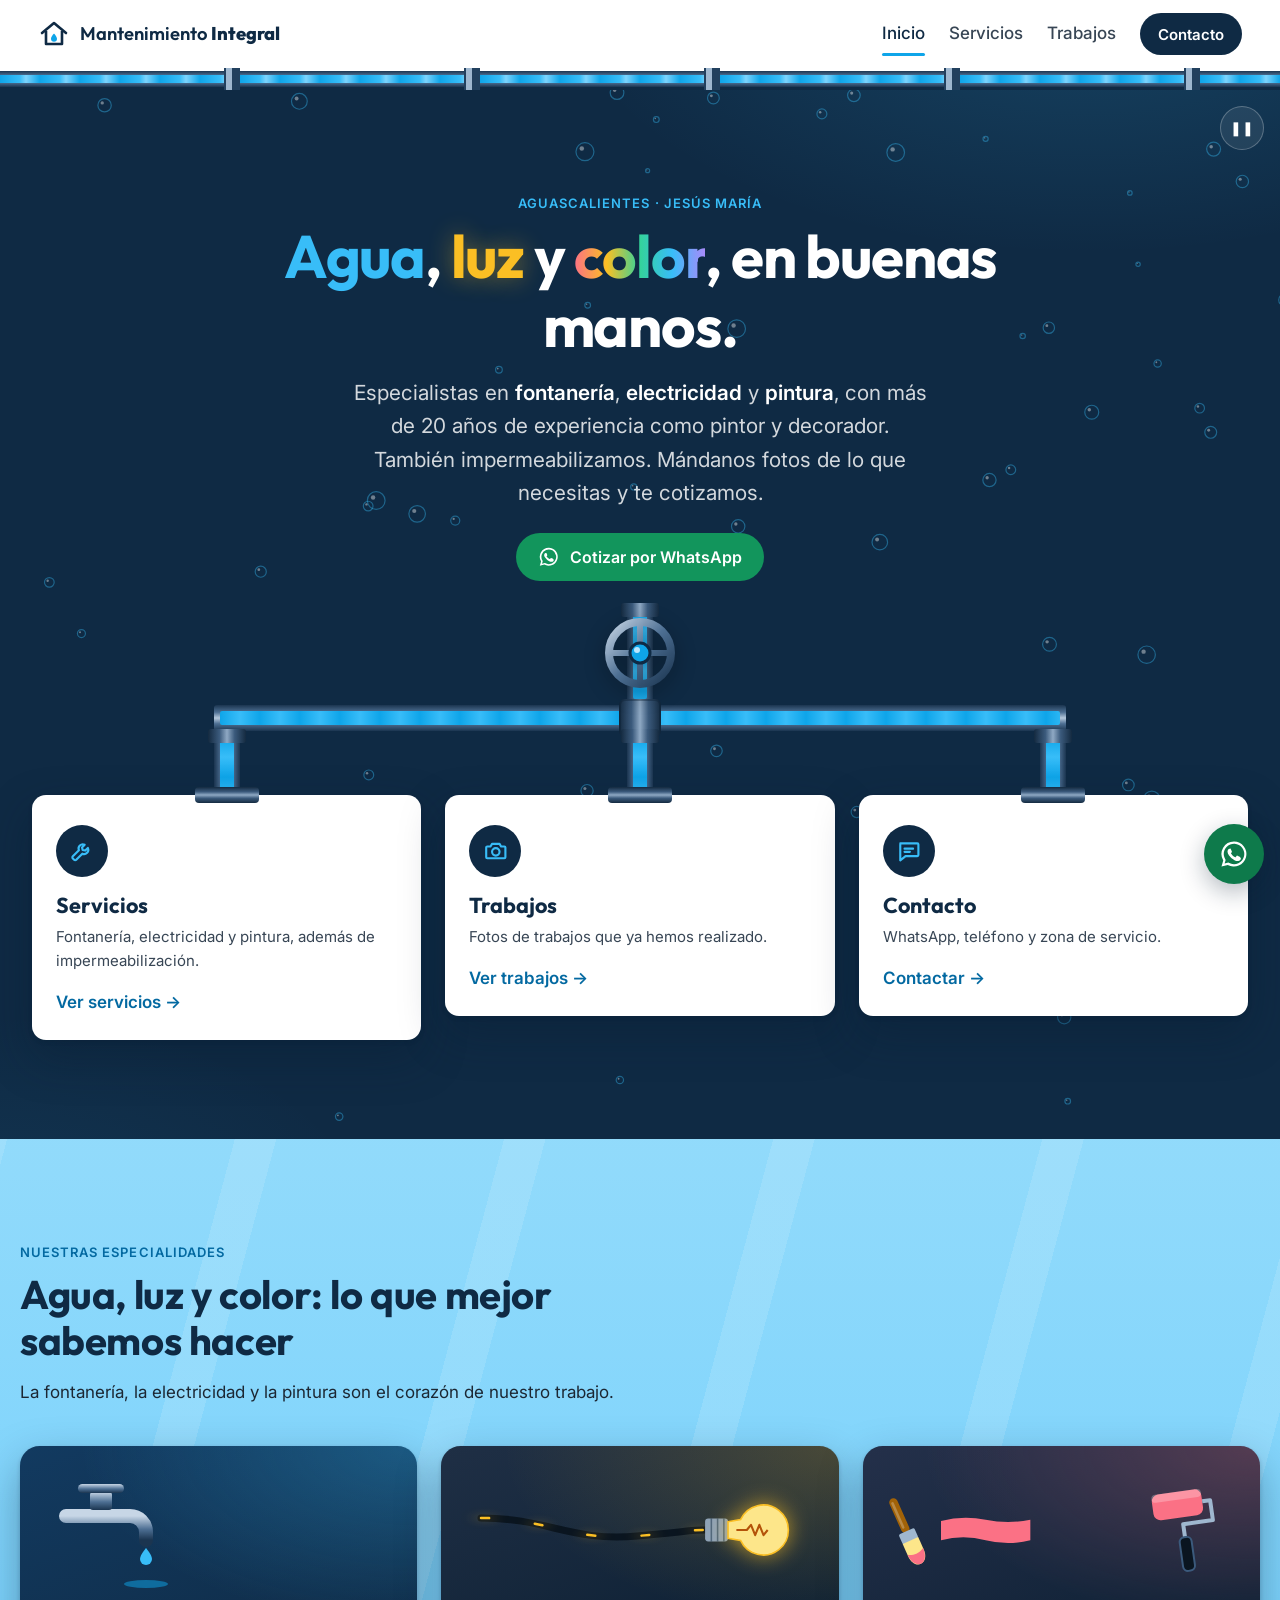
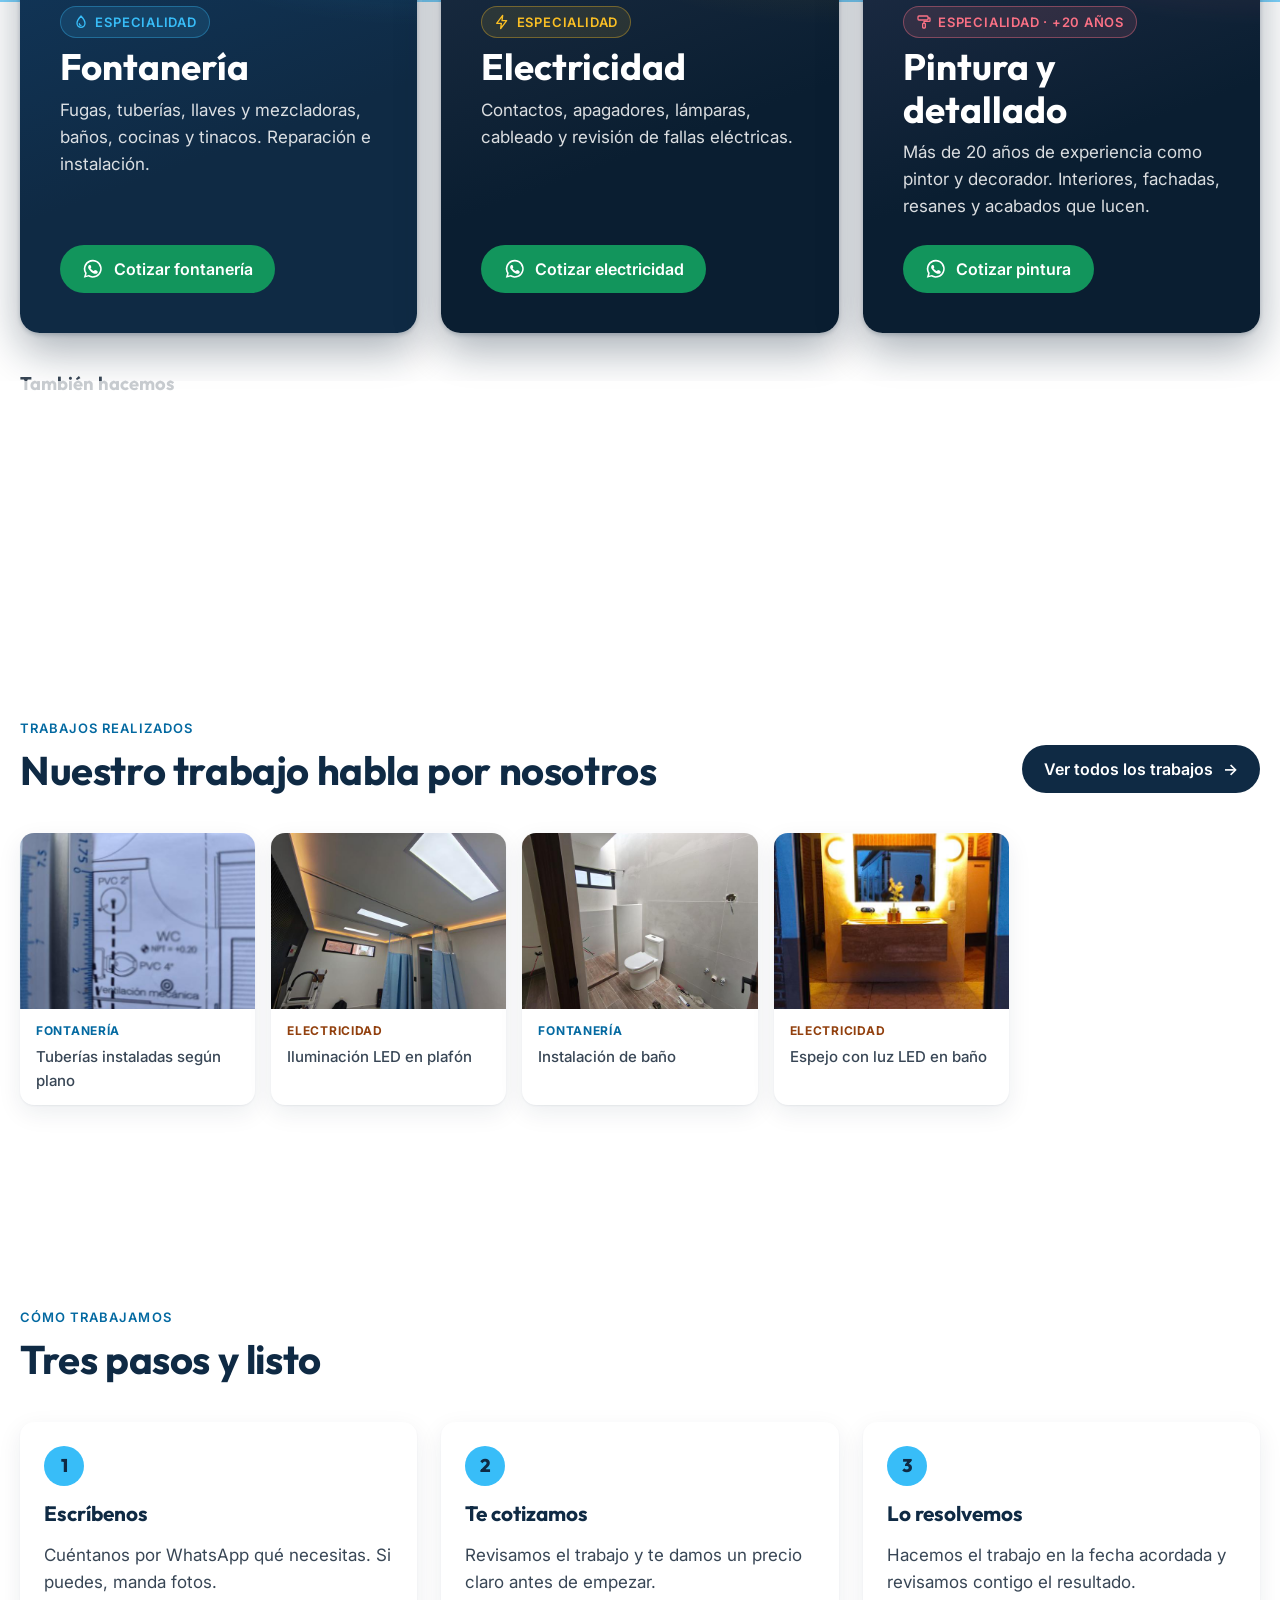
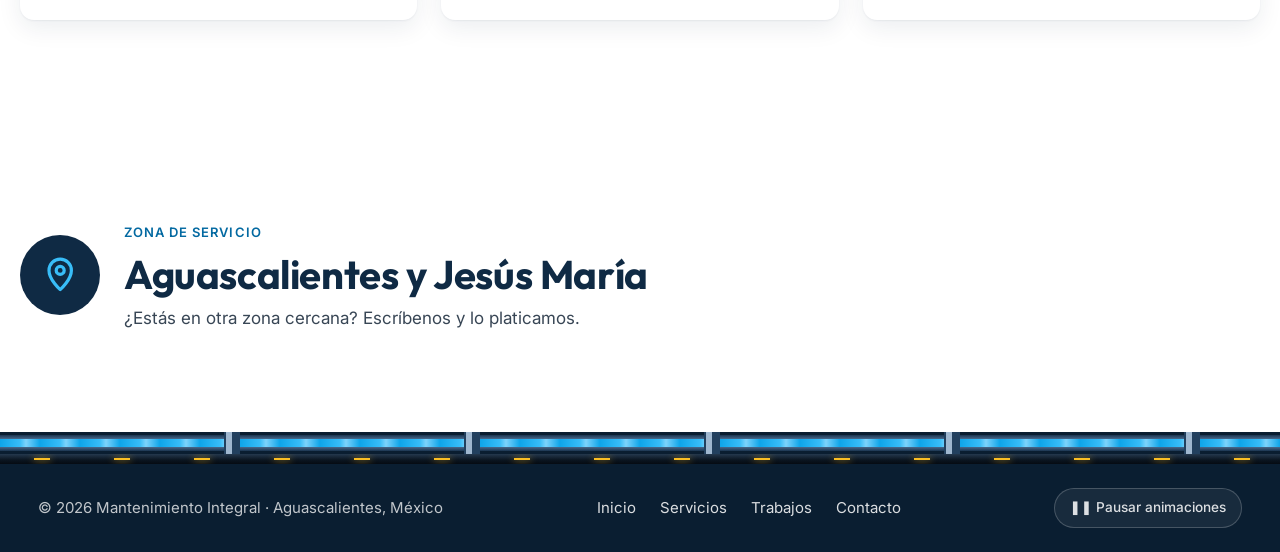
<file: index.html>
<!doctype html>
<html lang="es-MX">
<head>
  <meta charset="utf-8">
  <meta name="viewport" content="width=device-width, initial-scale=1">
  <title>Mantenimiento Integral · Fontanería, electricidad y pintura en Aguascalientes</title>
  <meta name="description" content="Especialistas en fontanería, electricidad y pintura en Aguascalientes y Jesús María. Más de 20 años de experiencia como pintor y decorador. Cotiza por WhatsApp.">
  <meta name="theme-color" content="#0f2a44">

  <!-- Vista previa al compartir el enlace (WhatsApp, Facebook, etc.) -->
  <meta property="og:type" content="website">
  <meta property="og:site_name" content="Mantenimiento Integral">
  <meta property="og:title" content="Mantenimiento Integral · Agua, luz y color, en buenas manos">
  <meta property="og:description" content="Especialistas en fontanería, electricidad y pintura en Aguascalientes y Jesús María. Cotiza por WhatsApp.">
  <meta property="og:url" content="https://codecap2.github.io/mantenimiento-integral/">
  <meta property="og:image" content="https://codecap2.github.io/mantenimiento-integral/img/vista-previa.png?v=4">
  <meta property="og:image:width" content="1200">
  <meta property="og:image:height" content="630">
  <meta property="og:image:alt" content="Mantenimiento Integral: agua, luz y color, en buenas manos">
  <meta property="og:locale" content="es_MX">
  <meta name="twitter:card" content="summary_large_image">

  <link rel="icon" href="img/favicon.svg" type="image/svg+xml">
  <link rel="preconnect" href="https://fonts.googleapis.com">
  <link rel="preconnect" href="https://fonts.gstatic.com" crossorigin>
  <link href="https://fonts.googleapis.com/css2?family=Outfit:wght@600;700;800&family=Inter:wght@400;500;600&display=swap" rel="stylesheet">
  <link rel="stylesheet" href="css/estilos.css">

  <!-- Datos para que Google entienda qué es el negocio -->
  <script type="application/ld+json">
  {
    "@context": "https://schema.org",
    "@type": "HomeAndConstructionBusiness",
    "name": "Mantenimiento Integral",
    "areaServed": [
      { "@type": "City", "name": "Aguascalientes" },
      { "@type": "City", "name": "Jesús María" }
    ],
    "address": { "@type": "PostalAddress", "addressRegion": "Aguascalientes", "addressCountry": "MX" },
    "makesOffer": [
      { "@type": "Offer", "itemOffered": { "@type": "Service", "name": "Fontanería" } },
      { "@type": "Offer", "itemOffered": { "@type": "Service", "name": "Electricidad" } },
      { "@type": "Offer", "itemOffered": { "@type": "Service", "name": "Pintura y detallado" } },
      { "@type": "Offer", "itemOffered": { "@type": "Service", "name": "Impermeabilización" } }
    ]
  }
  </script>
</head>
<body>
  <a class="saltar" href="#contenido">Saltar al contenido</a>

  <header class="encabezado" id="encabezado">
    <div class="contenedor contenedor--ancho encabezado__fila">
      <a class="logo" href="index.html" aria-label="Mantenimiento Integral, ir al inicio">
        <svg class="logo__icono" viewBox="0 0 32 32" aria-hidden="true"><use href="img/iconos.svg#i-casa"/></svg>
        <span>Mantenimiento <strong>Integral</strong></span>
      </a>
      <button class="menu-boton" id="menu-boton" aria-expanded="false" aria-controls="menu" aria-label="Abrir menú">
        <span></span><span></span><span></span>
      </button>
      <nav class="menu" id="menu" aria-label="Principal">
        <a href="index.html" aria-current="page">Inicio</a>
        <a href="servicios.html">Servicios</a>
        <a href="trabajos.html">Trabajos</a>
        <a class="boton boton--chico" href="contacto.html">Contacto</a>
      </nav>
    </div>
    <div class="tubo-linea" aria-hidden="true"></div>
  </header>

  <main id="contenido">
    <!-- ===== Portada con red de tuberías ===== -->
    <section class="portada oscuro" aria-labelledby="titulo-portada">
      <canvas class="burbujas" id="burbujas" aria-hidden="true"></canvas>
      <button class="pausa" id="pausa" type="button" aria-label="Pausar las burbujas" hidden>❚❚</button>
      <div class="contenedor">
        <div class="portada__texto aparecer">
          <p class="etiqueta">Aguascalientes · Jesús María</p>
          <h1 id="titulo-portada"><span class="resalte">Agua</span>, <span class="resalte-luz">luz</span> y <span class="resalte-color">color</span>, en buenas manos.</h1>
          <p class="portada__lema">Especialistas en <strong>fontanería</strong>, <strong>electricidad</strong> y <strong>pintura</strong>, con más de 20 años de experiencia como pintor y decorador. También impermeabilizamos. Mándanos fotos de lo que necesitas y te cotizamos.</p>
          <div class="portada__acciones">
            <a class="boton boton--whatsapp" data-wa="Hola, vi su página y me gustaría una cotización." href="contacto.html" target="_blank" rel="noopener">
              <svg aria-hidden="true"><use href="img/iconos.svg#i-whatsapp"/></svg>
              Cotizar por WhatsApp
            </a>
          </div>
        </div>

        <nav class="hub" aria-label="Explora la página">
          <button class="llave" id="llave" type="button" aria-label="Cerrar la llave del agua" title="Psst… pruébala">
            <svg viewBox="0 0 80 80" aria-hidden="true">
              <defs>
                <linearGradient id="acero-llave" x1="0" y1="0" x2="1" y2="1">
                  <stop offset="0" stop-color="#c7d6e6"/><stop offset="0.5" stop-color="#4d6f93"/><stop offset="1" stop-color="#1b3550"/>
                </linearGradient>
              </defs>
              <g class="llave__giro">
                <g class="llave__volante">
                  <circle cx="40" cy="40" r="31" fill="none" stroke="url(#acero-llave)" stroke-width="8"/>
                  <path d="M40 10v60M10 40h60" stroke="url(#acero-llave)" stroke-width="6" stroke-linecap="round"/>
                  <circle cx="40" cy="40" r="10" fill="#0ea5e9" stroke="#0f2a44" stroke-width="3"/>
                  <circle cx="37" cy="37" r="3" fill="#bae6fd"/>
                </g>
              </g>
            </svg>
          </button>
          <div class="tubo tubo--v hub__entrada con-junta" aria-hidden="true"></div>
          <div class="hub__colector" aria-hidden="true">
            <div class="tubo tubo--h tubo--hacia-izq"></div>
            <div class="tubo tubo--h tubo--hacia-der"></div>
          </div>
          <ul class="hub__salidas">
            <li class="hub__salida">
              <div class="tubo tubo--v hub__bajada con-junta" aria-hidden="true"></div>
              <div class="tubo tubo--h hub__rama" aria-hidden="true"></div>
              <a class="salida" href="servicios.html">
                <span class="salida__icono"><svg aria-hidden="true"><use href="img/iconos.svg#i-llave"/></svg></span>
                <span class="salida__titulo">Servicios</span>
                <span class="salida__texto">Fontanería, electricidad y pintura, además de impermeabilización.</span>
                <span class="salida__ir">Ver servicios <span aria-hidden="true">→</span></span>
              </a>
            </li>
            <li class="hub__salida">
              <div class="tubo tubo--v hub__bajada con-junta" aria-hidden="true"></div>
              <div class="tubo tubo--h hub__rama" aria-hidden="true"></div>
              <a class="salida" href="trabajos.html">
                <span class="salida__icono"><svg aria-hidden="true"><use href="img/iconos.svg#i-camara"/></svg></span>
                <span class="salida__titulo">Trabajos</span>
                <span class="salida__texto">Fotos de trabajos que ya hemos realizado.</span>
                <span class="salida__ir">Ver trabajos <span aria-hidden="true">→</span></span>
              </a>
            </li>
            <li class="hub__salida">
              <div class="tubo tubo--v hub__bajada con-junta" aria-hidden="true"></div>
              <div class="tubo tubo--h hub__rama" aria-hidden="true"></div>
              <a class="salida" href="contacto.html">
                <span class="salida__icono"><svg aria-hidden="true"><use href="img/iconos.svg#i-mensaje"/></svg></span>
                <span class="salida__titulo">Contacto</span>
                <span class="salida__texto">WhatsApp, teléfono y zona de servicio.</span>
                <span class="salida__ir">Contactar <span aria-hidden="true">→</span></span>
              </a>
            </li>
          </ul>
        </nav>
      </div>
    </section>

    <!-- ===== Especialidades: agua y luz ===== -->
    <section class="seccion" aria-labelledby="titulo-especialidades">
      <div class="contenedor">
        <header class="seccion__cabeza aparecer">
          <p class="etiqueta">Nuestras especialidades</p>
          <h2 id="titulo-especialidades">Agua, luz y color: lo que mejor sabemos hacer</h2>
          <p>La fontanería, la electricidad y la pintura son el corazón de nuestro trabajo.</p>
        </header>

        <div class="especialidades">
          <article class="especialidad especialidad--agua oscuro aparecer">
            <div class="especialidad__arte" aria-hidden="true">
              <svg class="grifo" viewBox="0 0 160 120">
                <defs>
                  <linearGradient id="acero-grifo" x1="0" y1="0" x2="0" y2="1">
                    <stop offset="0" stop-color="#c7d6e6"/><stop offset="0.55" stop-color="#4d6f93"/><stop offset="1" stop-color="#1b3550"/>
                  </linearGradient>
                </defs>
                <path d="M6 46h64a16 16 0 0 1 16 16v8" fill="none" stroke="url(#acero-grifo)" stroke-width="14" stroke-linecap="round"/>
                <rect x="30" y="22" width="22" height="18" rx="3" fill="url(#acero-grifo)"/>
                <rect x="18" y="14" width="46" height="9" rx="4.5" fill="url(#acero-grifo)"/>
                <path class="gota" d="M86 78s-6 7-6 11a6 6 0 0 0 12 0c0-4-6-11-6-11Z" fill="#38bdf8"/>
                <path class="gota gota--2" d="M86 78s-6 7-6 11a6 6 0 0 0 12 0c0-4-6-11-6-11Z" fill="#38bdf8"/>
                <ellipse class="charco" cx="86" cy="114" rx="22" ry="4" fill="#0ea5e9" opacity="0.5"/>
              </svg>
            </div>
            <p class="especialidad__sello"><svg aria-hidden="true"><use href="img/iconos.svg#i-gota"/></svg> Especialidad</p>
            <h3>Fontanería</h3>
            <p>Fugas, tuberías, llaves y mezcladoras, baños, cocinas y tinacos. Reparación e instalación.</p>
            <a class="boton boton--whatsapp" data-wa="Hola, me interesa el servicio de fontanería." href="contacto.html" target="_blank" rel="noopener">
              <svg aria-hidden="true"><use href="img/iconos.svg#i-whatsapp"/></svg> Cotizar fontanería
            </a>
          </article>

          <article class="especialidad especialidad--luz oscuro aparecer">
            <div class="especialidad__arte">
              <svg class="cable" viewBox="0 0 100 40" preserveAspectRatio="none" aria-hidden="true">
                <path class="cable__forro" d="M0 8 C 30 8, 40 32, 70 26 S 92 20, 100 20" fill="none" vector-effect="non-scaling-stroke"/>
                <path class="cable__chispa" d="M0 8 C 30 8, 40 32, 70 26 S 92 20, 100 20" fill="none" vector-effect="non-scaling-stroke"/>
              </svg>
              <button class="foco" id="foco" type="button" aria-label="Apagar la luz" title="¿Y si…?">
                <svg viewBox="0 0 92 60" aria-hidden="true">
                  <rect class="foco__rosca" x="2" y="19" width="22" height="22" rx="3"/>
                  <path d="M8 19v22M14 19v22M20 19v22" stroke="#0f2a44" stroke-width="1.5" opacity="0.5"/>
                  <path class="foco__vidrio" d="M24 22 L36 20 A24 24 0 1 1 36 40 L24 38 Z"/>
                  <path class="foco__filamento" d="M32 30h10l4-5 4 10 4-10 4 10 4-5" fill="none" stroke-width="2" stroke-linejoin="round"/>
                </svg>
              </button>
            </div>
            <p class="especialidad__sello especialidad__sello--luz"><svg aria-hidden="true"><use href="img/iconos.svg#i-rayo"/></svg> Especialidad</p>
            <h3>Electricidad</h3>
            <p>Contactos, apagadores, lámparas, cableado y revisión de fallas eléctricas.</p>
            <a class="boton boton--whatsapp" data-wa="Hola, me interesa el servicio de electricidad." href="contacto.html" target="_blank" rel="noopener">
              <svg aria-hidden="true"><use href="img/iconos.svg#i-whatsapp"/></svg> Cotizar electricidad
            </a>
          </article>

          <article class="especialidad especialidad--color oscuro aparecer" id="especialidad-color">
            <div class="especialidad__arte">
              <svg class="brocha" viewBox="0 0 40 92" aria-hidden="true">
                <rect x="15" y="2" width="10" height="44" rx="5" fill="#a16207"/>
                <rect x="17" y="6" width="3" height="34" rx="1.5" fill="#fff" opacity="0.25"/>
                <rect x="10" y="44" width="20" height="13" rx="2" fill="#9fb7cf"/>
                <path d="M10 56h20v16c0 8-4 14-10 14s-10-6-10-14Z" fill="#fde68a"/>
                <path class="brocha__punta" d="M10 70c0 9 4 16 10 16s10-7 10-16c-3 2-7 3-10 3s-7-1-10-3Z"/>
              </svg>
              <svg class="brochazo" viewBox="0 0 100 30" preserveAspectRatio="none" aria-hidden="true">
                <path class="brochazo__pintura" d="M0 7 Q25 2 50 6 T100 6 V24 Q75 29 50 24 T0 24Z"/>
              </svg>
              <button class="rodillo" id="rodillo" type="button" aria-label="Cambiar el color de la pintura" title="¿De qué color?">
                <svg viewBox="0 0 70 90" aria-hidden="true">
                  <rect class="rodillo__felpa" x="6" y="6" width="50" height="26" rx="7"/>
                  <rect x="6" y="6" width="50" height="8" rx="4" fill="#fff" opacity="0.25"/>
                  <path d="M56 19h8v20H34v14" fill="none" stroke="#9fb7cf" stroke-width="4" stroke-linejoin="round"/>
                  <rect x="28" y="52" width="12" height="34" rx="5" fill="#0a1520" stroke="#3b5a7c" stroke-width="2"/>
                </svg>
              </button>
            </div>
            <p class="especialidad__sello especialidad__sello--color"><svg aria-hidden="true"><use href="img/iconos.svg#i-rodillo"/></svg> Especialidad · +20 años</p>
            <h3>Pintura y detallado</h3>
            <p>Más de 20 años de experiencia como pintor y decorador. Interiores, fachadas, resanes y acabados que lucen.</p>
            <a class="boton boton--whatsapp" data-wa="Hola, me interesa el servicio de pintura y detallado." href="contacto.html" target="_blank" rel="noopener">
              <svg aria-hidden="true"><use href="img/iconos.svg#i-whatsapp"/></svg> Cotizar pintura
            </a>
          </article>
        </div>

        <div class="tambien">
          <h3 class="tambien__titulo aparecer">También hacemos</h3>
          <div class="tambien__grid">
            <a class="extra aparecer" href="servicios.html#impermeabilizacion">
              <span class="extra__icono"><svg aria-hidden="true"><use href="img/iconos.svg#i-escudo"/></svg></span>
              <span class="extra__texto">
                <span class="extra__nombre">Impermeabilización</span>
                <span>Techos y azoteas sin goteras ni humedad, listos para las lluvias.</span>
              </span>
              <span class="extra__ir" aria-hidden="true">→</span>
            </a>
          </div>
        </div>
      </div>
    </section>

    <!-- ===== Muestra de trabajos (la llena js/main.js) ===== -->
    <section class="seccion seccion--suave" aria-labelledby="titulo-muestra" hidden>
      <div class="contenedor">
        <header class="seccion__cabeza seccion__cabeza--fila aparecer">
          <div>
            <p class="etiqueta">Trabajos realizados</p>
            <h2 id="titulo-muestra">Nuestro trabajo habla por nosotros</h2>
          </div>
          <a class="boton" href="trabajos.html">Ver todos los trabajos <span aria-hidden="true">→</span></a>
        </header>
        <div class="galeria galeria--muestra" id="muestra"></div>
      </div>
    </section>

    <!-- ===== Cómo trabajamos ===== -->
    <section class="seccion seccion--suave" aria-labelledby="titulo-proceso">
      <div class="contenedor">
        <header class="seccion__cabeza aparecer">
          <p class="etiqueta">Cómo trabajamos</p>
          <h2 id="titulo-proceso">Tres pasos y listo</h2>
        </header>
        <ol class="pasos">
          <li class="paso aparecer">
            <span class="paso__numero" aria-hidden="true">1</span>
            <h3>Escríbenos</h3>
            <p>Cuéntanos por WhatsApp qué necesitas. Si puedes, manda fotos.</p>
          </li>
          <li class="paso aparecer">
            <span class="paso__numero" aria-hidden="true">2</span>
            <h3>Te cotizamos</h3>
            <p>Revisamos el trabajo y te damos un precio claro antes de empezar.</p>
          </li>
          <li class="paso aparecer">
            <span class="paso__numero" aria-hidden="true">3</span>
            <h3>Lo resolvemos</h3>
            <p>Hacemos el trabajo en la fecha acordada y revisamos contigo el resultado.</p>
          </li>
        </ol>
      </div>
    </section>

    <!-- ===== Zona ===== -->
    <section class="seccion" aria-labelledby="titulo-zona">
      <div class="contenedor zona aparecer">
        <div class="zona__icono"><svg aria-hidden="true"><use href="img/iconos.svg#i-pin"/></svg></div>
        <div>
          <p class="etiqueta">Zona de servicio</p>
          <h2 id="titulo-zona">Aguascalientes y Jesús María</h2>
          <p>¿Estás en otra zona cercana? Escríbenos y lo platicamos.</p>
        </div>
      </div>
    </section>
  </main>

  <footer class="pie">
    <div class="tubo-linea" aria-hidden="true"></div>
    <div class="cable-linea" aria-hidden="true"></div>
    <div class="contenedor contenedor--ancho pie__fila">
      <p>© <span id="anio">2026</span> Mantenimiento Integral · Aguascalientes, México</p>
      <nav aria-label="Pie de página">
        <a href="index.html">Inicio</a>
        <a href="servicios.html">Servicios</a>
        <a href="trabajos.html">Trabajos</a>
        <a href="contacto.html">Contacto</a>
      </nav>
    </div>
  </footer>

  <a class="flotante" data-wa="Hola, vi su página y me gustaría una cotización." href="contacto.html" target="_blank" rel="noopener" aria-label="Escribir por WhatsApp">
    <svg aria-hidden="true"><use href="img/iconos.svg#i-whatsapp"/></svg>
  </a>

  <!-- Visor de fotos en grande -->
  <dialog class="visor" id="visor" aria-label="Foto de trabajo">
    <figure>
      <img alt="">
      <figcaption></figcaption>
    </figure>
    <button class="visor__cerrar" type="button" aria-label="Cerrar">✕</button>
    <button class="visor__anterior" type="button" aria-label="Foto anterior">←</button>
    <button class="visor__siguiente" type="button" aria-label="Foto siguiente">→</button>
  </dialog>

  <script src="js/main.js"></script>
  <script src="js/efectos.js"></script>
</body>
</html>
</file>
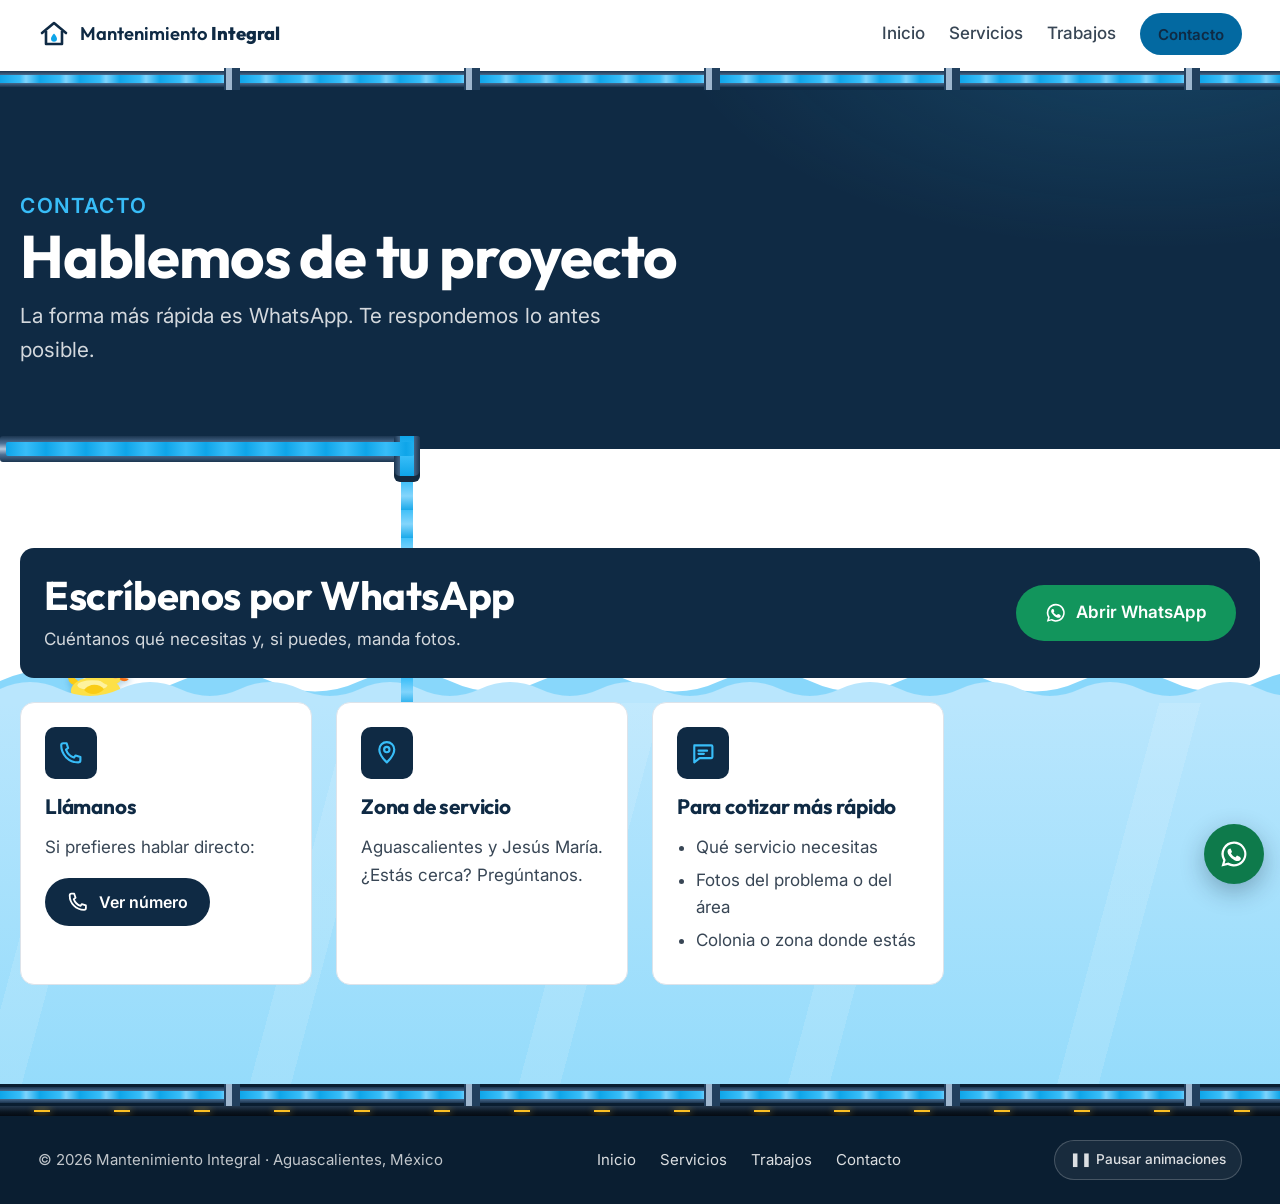
<file: contacto.html>
<!doctype html>
<html lang="es-MX">
<head>
  <meta charset="utf-8">
  <meta name="viewport" content="width=device-width, initial-scale=1">
  <title>Contacto · Mantenimiento Integral</title>
  <meta name="description" content="Escríbenos por WhatsApp o llámanos. Servicio en Aguascalientes y Jesús María.">
  <meta name="theme-color" content="#0f2a44">

  <!-- Vista previa al compartir el enlace (WhatsApp, Facebook, etc.) -->
  <meta property="og:type" content="website">
  <meta property="og:site_name" content="Mantenimiento Integral">
  <meta property="og:title" content="Contacto · Mantenimiento Integral">
  <meta property="og:description" content="Escríbenos por WhatsApp. Servicio en Aguascalientes y Jesús María.">
  <meta property="og:url" content="https://codecap2.github.io/mantenimiento-integral/contacto.html">
  <meta property="og:image" content="https://codecap2.github.io/mantenimiento-integral/img/vista-previa.png?v=4">
  <meta property="og:image:width" content="1200">
  <meta property="og:image:height" content="630">
  <meta property="og:image:alt" content="Mantenimiento Integral: agua, luz y color, en buenas manos">
  <meta property="og:locale" content="es_MX">
  <meta name="twitter:card" content="summary_large_image">
  <link rel="icon" href="img/favicon.svg" type="image/svg+xml">
  <link rel="preconnect" href="https://fonts.googleapis.com">
  <link rel="preconnect" href="https://fonts.gstatic.com" crossorigin>
  <link href="https://fonts.googleapis.com/css2?family=Outfit:wght@600;700;800&family=Inter:wght@400;500;600&display=swap" rel="stylesheet">
  <link rel="stylesheet" href="css/estilos.css">
</head>
<body>
  <a class="saltar" href="#contenido">Saltar al contenido</a>

  <header class="encabezado" id="encabezado">
    <div class="contenedor contenedor--ancho encabezado__fila">
      <a class="logo" href="index.html" aria-label="Mantenimiento Integral, ir al inicio">
        <svg class="logo__icono" viewBox="0 0 32 32" aria-hidden="true"><use href="img/iconos.svg#i-casa"/></svg>
        <span>Mantenimiento <strong>Integral</strong></span>
      </a>
      <button class="menu-boton" id="menu-boton" aria-expanded="false" aria-controls="menu" aria-label="Abrir menú">
        <span></span><span></span><span></span>
      </button>
      <nav class="menu" id="menu" aria-label="Principal">
        <a href="index.html">Inicio</a>
        <a href="servicios.html">Servicios</a>
        <a href="trabajos.html">Trabajos</a>
        <a class="boton boton--chico" href="contacto.html" aria-current="page">Contacto</a>
      </nav>
    </div>
    <div class="tubo-linea" aria-hidden="true"></div>
  </header>

  <main id="contenido">
    <section class="cabecera-pagina oscuro">
      <div class="contenedor aparecer">
        <p class="etiqueta">Contacto</p>
        <h1>Hablemos de tu proyecto</h1>
        <p>La forma más rápida es WhatsApp. Te respondemos lo antes posible.</p>
      </div>
      <div class="tubo tubo--h" aria-hidden="true"></div>
    </section>

    <section class="seccion" aria-label="Formas de contacto">
      <div class="contenedor contacto-grid">
        <div class="tarjeta tarjeta--principal oscuro aparecer">
          <div>
            <h2>Escríbenos por WhatsApp</h2>
            <p>Cuéntanos qué necesitas y, si puedes, manda fotos.</p>
          </div>
          <a class="boton boton--whatsapp boton--grande" data-wa="Hola, vi su página y me gustaría una cotización." href="contacto.html" target="_blank" rel="noopener">
            <svg aria-hidden="true"><use href="img/iconos.svg#i-whatsapp"/></svg> Abrir WhatsApp
          </a>
        </div>

        <div class="tarjeta aparecer">
          <div class="servicio__icono"><svg aria-hidden="true"><use href="img/iconos.svg#i-telefono"/></svg></div>
          <h2 class="h3">Llámanos</h2>
          <p>Si prefieres hablar directo:</p>
          <button class="boton" id="ver-numero" type="button">
            <svg aria-hidden="true"><use href="img/iconos.svg#i-telefono"/></svg> Ver número
          </button>
        </div>

        <div class="tarjeta aparecer">
          <div class="servicio__icono"><svg aria-hidden="true"><use href="img/iconos.svg#i-pin"/></svg></div>
          <h2 class="h3">Zona de servicio</h2>
          <p>Aguascalientes y Jesús María. ¿Estás cerca? Pregúntanos.</p>
        </div>

        <div class="tarjeta aparecer">
          <div class="servicio__icono"><svg aria-hidden="true"><use href="img/iconos.svg#i-mensaje"/></svg></div>
          <h2 class="h3">Para cotizar más rápido</h2>
          <ul class="consejos">
            <li>Qué servicio necesitas</li>
            <li>Fotos del problema o del área</li>
            <li>Colonia o zona donde estás</li>
          </ul>
        </div>
      </div>
    </section>
  </main>

  <footer class="pie">
    <div class="tubo-linea" aria-hidden="true"></div>
    <div class="cable-linea" aria-hidden="true"></div>
    <div class="contenedor contenedor--ancho pie__fila">
      <p>© <span id="anio">2026</span> Mantenimiento Integral · Aguascalientes, México</p>
      <nav aria-label="Pie de página">
        <a href="index.html">Inicio</a>
        <a href="servicios.html">Servicios</a>
        <a href="trabajos.html">Trabajos</a>
        <a href="contacto.html">Contacto</a>
      </nav>
    </div>
  </footer>

  <a class="flotante" data-wa="Hola, vi su página y me gustaría una cotización." href="contacto.html" target="_blank" rel="noopener" aria-label="Escribir por WhatsApp">
    <svg aria-hidden="true"><use href="img/iconos.svg#i-whatsapp"/></svg>
  </a>

  <script src="js/main.js"></script>
  <script src="js/efectos.js"></script>
</body>
</html>
</file>
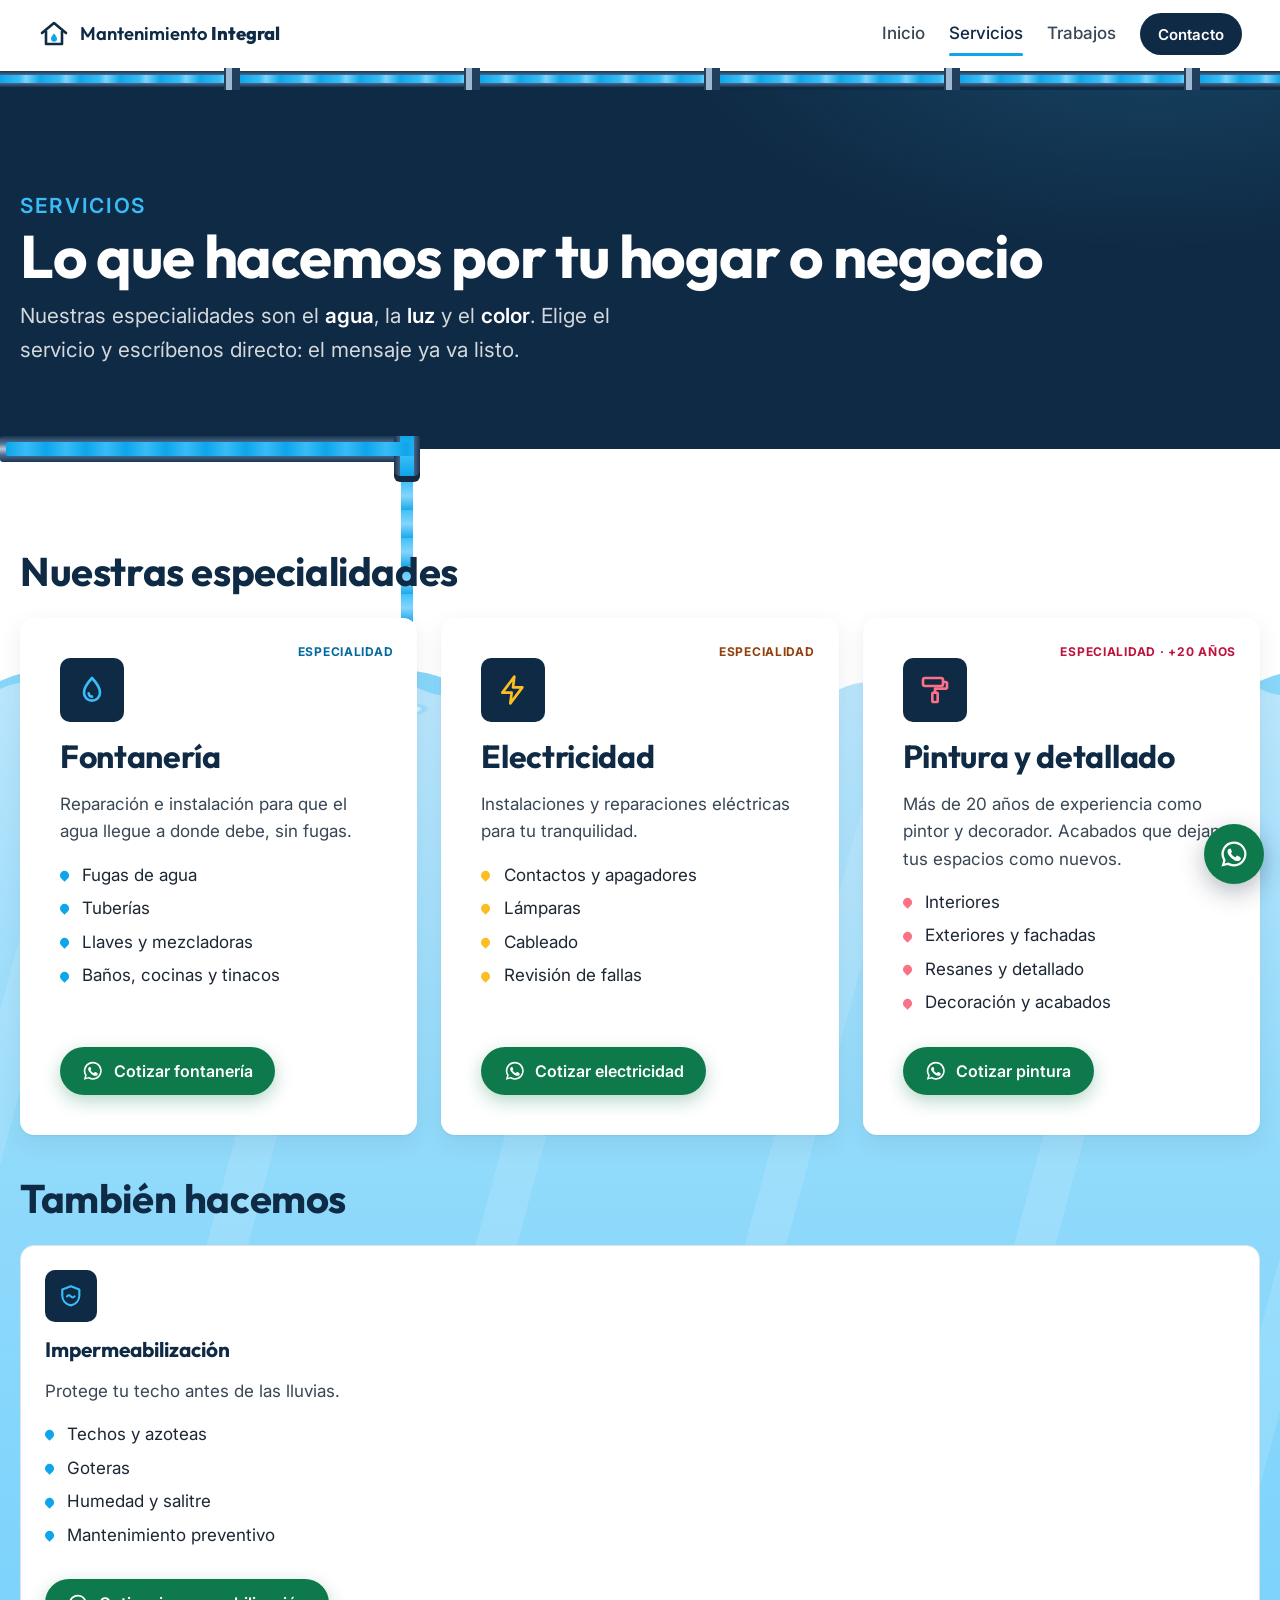
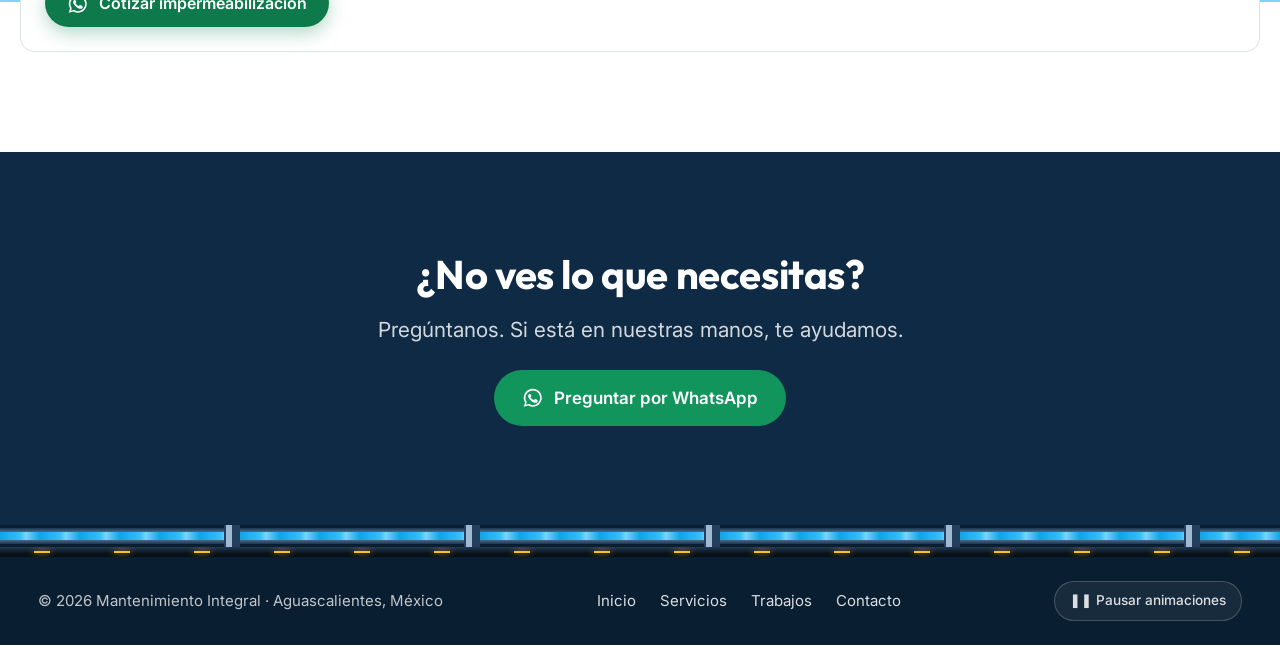
<file: servicios.html>
<!doctype html>
<html lang="es-MX">
<head>
  <meta charset="utf-8">
  <meta name="viewport" content="width=device-width, initial-scale=1">
  <title>Servicios · Fontanería y electricidad · Mantenimiento Integral</title>
  <meta name="description" content="Especialistas en fontanería, electricidad y pintura en Aguascalientes y Jesús María. También impermeabilización.">
  <meta name="theme-color" content="#0f2a44">

  <!-- Vista previa al compartir el enlace (WhatsApp, Facebook, etc.) -->
  <meta property="og:type" content="website">
  <meta property="og:site_name" content="Mantenimiento Integral">
  <meta property="og:title" content="Servicios · Mantenimiento Integral">
  <meta property="og:description" content="Fontanería y electricidad, además de pintura e impermeabilización en Aguascalientes.">
  <meta property="og:url" content="https://codecap2.github.io/mantenimiento-integral/servicios.html">
  <meta property="og:image" content="https://codecap2.github.io/mantenimiento-integral/img/vista-previa.png?v=4">
  <meta property="og:image:width" content="1200">
  <meta property="og:image:height" content="630">
  <meta property="og:image:alt" content="Mantenimiento Integral: agua, luz y color, en buenas manos">
  <meta property="og:locale" content="es_MX">
  <meta name="twitter:card" content="summary_large_image">
  <link rel="icon" href="img/favicon.svg" type="image/svg+xml">
  <link rel="preconnect" href="https://fonts.googleapis.com">
  <link rel="preconnect" href="https://fonts.gstatic.com" crossorigin>
  <link href="https://fonts.googleapis.com/css2?family=Outfit:wght@600;700;800&family=Inter:wght@400;500;600&display=swap" rel="stylesheet">
  <link rel="stylesheet" href="css/estilos.css">
</head>
<body>
  <a class="saltar" href="#contenido">Saltar al contenido</a>

  <header class="encabezado" id="encabezado">
    <div class="contenedor contenedor--ancho encabezado__fila">
      <a class="logo" href="index.html" aria-label="Mantenimiento Integral, ir al inicio">
        <svg class="logo__icono" viewBox="0 0 32 32" aria-hidden="true"><use href="img/iconos.svg#i-casa"/></svg>
        <span>Mantenimiento <strong>Integral</strong></span>
      </a>
      <button class="menu-boton" id="menu-boton" aria-expanded="false" aria-controls="menu" aria-label="Abrir menú">
        <span></span><span></span><span></span>
      </button>
      <nav class="menu" id="menu" aria-label="Principal">
        <a href="index.html">Inicio</a>
        <a href="servicios.html" aria-current="page">Servicios</a>
        <a href="trabajos.html">Trabajos</a>
        <a class="boton boton--chico" href="contacto.html">Contacto</a>
      </nav>
    </div>
    <div class="tubo-linea" aria-hidden="true"></div>
  </header>

  <main id="contenido">
    <section class="cabecera-pagina oscuro">
      <div class="contenedor aparecer">
        <p class="etiqueta">Servicios</p>
        <h1>Lo que hacemos por tu hogar o negocio</h1>
        <p>Nuestras especialidades son el <strong>agua</strong>, la <strong>luz</strong> y el <strong>color</strong>. Elige el servicio y escríbenos directo: el mensaje ya va listo.</p>
      </div>
      <div class="tubo tubo--h" aria-hidden="true"></div>
    </section>

    <section class="seccion" aria-label="Lista de servicios">
      <div class="contenedor">
        <h2 class="servicios-titulo aparecer">Nuestras especialidades</h2>
        <div class="servicios">
          <article class="servicio servicio--destacado aparecer" id="fontaneria">
            <span class="servicio__sello">Especialidad</span>
            <div class="servicio__icono"><svg aria-hidden="true"><use href="img/iconos.svg#i-gota"/></svg></div>
            <h2>Fontanería</h2>
            <p>Reparación e instalación para que el agua llegue a donde debe, sin fugas.</p>
            <ul>
              <li>Fugas de agua</li>
              <li>Tuberías</li>
              <li>Llaves y mezcladoras</li>
              <li>Baños, cocinas y tinacos</li>
            </ul>
            <a class="boton boton--whatsapp" data-wa="Hola, me interesa el servicio de fontanería." href="contacto.html" target="_blank" rel="noopener">
              <svg aria-hidden="true"><use href="img/iconos.svg#i-whatsapp"/></svg> Cotizar fontanería
            </a>
          </article>

          <article class="servicio servicio--destacado servicio--luz aparecer" id="electricidad">
            <span class="servicio__sello">Especialidad</span>
            <div class="servicio__icono"><svg aria-hidden="true"><use href="img/iconos.svg#i-rayo"/></svg></div>
            <h2>Electricidad</h2>
            <p>Instalaciones y reparaciones eléctricas para tu tranquilidad.</p>
            <ul>
              <li>Contactos y apagadores</li>
              <li>Lámparas</li>
              <li>Cableado</li>
              <li>Revisión de fallas</li>
            </ul>
            <a class="boton boton--whatsapp" data-wa="Hola, me interesa el servicio de electricidad." href="contacto.html" target="_blank" rel="noopener">
              <svg aria-hidden="true"><use href="img/iconos.svg#i-whatsapp"/></svg> Cotizar electricidad
            </a>
          </article>

          <article class="servicio servicio--destacado servicio--color aparecer" id="pintura">
            <span class="servicio__sello">Especialidad · +20 años</span>
            <div class="servicio__icono"><svg aria-hidden="true"><use href="img/iconos.svg#i-rodillo"/></svg></div>
            <h2>Pintura y detallado</h2>
            <p>Más de 20 años de experiencia como pintor y decorador. Acabados que dejan tus espacios como nuevos.</p>
            <ul>
              <li>Interiores</li>
              <li>Exteriores y fachadas</li>
              <li>Resanes y detallado</li>
              <li>Decoración y acabados</li>
            </ul>
            <a class="boton boton--whatsapp" data-wa="Hola, me interesa el servicio de pintura y detallado." href="contacto.html" target="_blank" rel="noopener">
              <svg aria-hidden="true"><use href="img/iconos.svg#i-whatsapp"/></svg> Cotizar pintura
            </a>
          </article>
        </div>

        <h2 class="servicios-titulo aparecer">También hacemos</h2>
        <div class="servicios">
          <article class="servicio aparecer" id="impermeabilizacion">
            <div class="servicio__icono"><svg aria-hidden="true"><use href="img/iconos.svg#i-escudo"/></svg></div>
            <h3>Impermeabilización</h3>
            <p>Protege tu techo antes de las lluvias.</p>
            <ul>
              <li>Techos y azoteas</li>
              <li>Goteras</li>
              <li>Humedad y salitre</li>
              <li>Mantenimiento preventivo</li>
            </ul>
            <a class="boton boton--whatsapp" data-wa="Hola, me interesa el servicio de impermeabilización." href="contacto.html" target="_blank" rel="noopener">
              <svg aria-hidden="true"><use href="img/iconos.svg#i-whatsapp"/></svg> Cotizar impermeabilización
            </a>
          </article>
        </div>
      </div>
    </section>

    <section class="llamado oscuro" aria-labelledby="titulo-llamado">
      <div class="contenedor aparecer">
        <h2 id="titulo-llamado">¿No ves lo que necesitas?</h2>
        <p>Pregúntanos. Si está en nuestras manos, te ayudamos.</p>
        <a class="boton boton--whatsapp boton--grande" data-wa="Hola, quería preguntar por un servicio." href="contacto.html" target="_blank" rel="noopener">
          <svg aria-hidden="true"><use href="img/iconos.svg#i-whatsapp"/></svg> Preguntar por WhatsApp
        </a>
      </div>
    </section>
  </main>

  <footer class="pie">
    <div class="tubo-linea" aria-hidden="true"></div>
    <div class="cable-linea" aria-hidden="true"></div>
    <div class="contenedor contenedor--ancho pie__fila">
      <p>© <span id="anio">2026</span> Mantenimiento Integral · Aguascalientes, México</p>
      <nav aria-label="Pie de página">
        <a href="index.html">Inicio</a>
        <a href="servicios.html">Servicios</a>
        <a href="trabajos.html">Trabajos</a>
        <a href="contacto.html">Contacto</a>
      </nav>
    </div>
  </footer>

  <a class="flotante" data-wa="Hola, vi su página y me gustaría una cotización." href="contacto.html" target="_blank" rel="noopener" aria-label="Escribir por WhatsApp">
    <svg aria-hidden="true"><use href="img/iconos.svg#i-whatsapp"/></svg>
  </a>

  <script src="js/main.js"></script>
  <script src="js/efectos.js"></script>
</body>
</html>
</file>
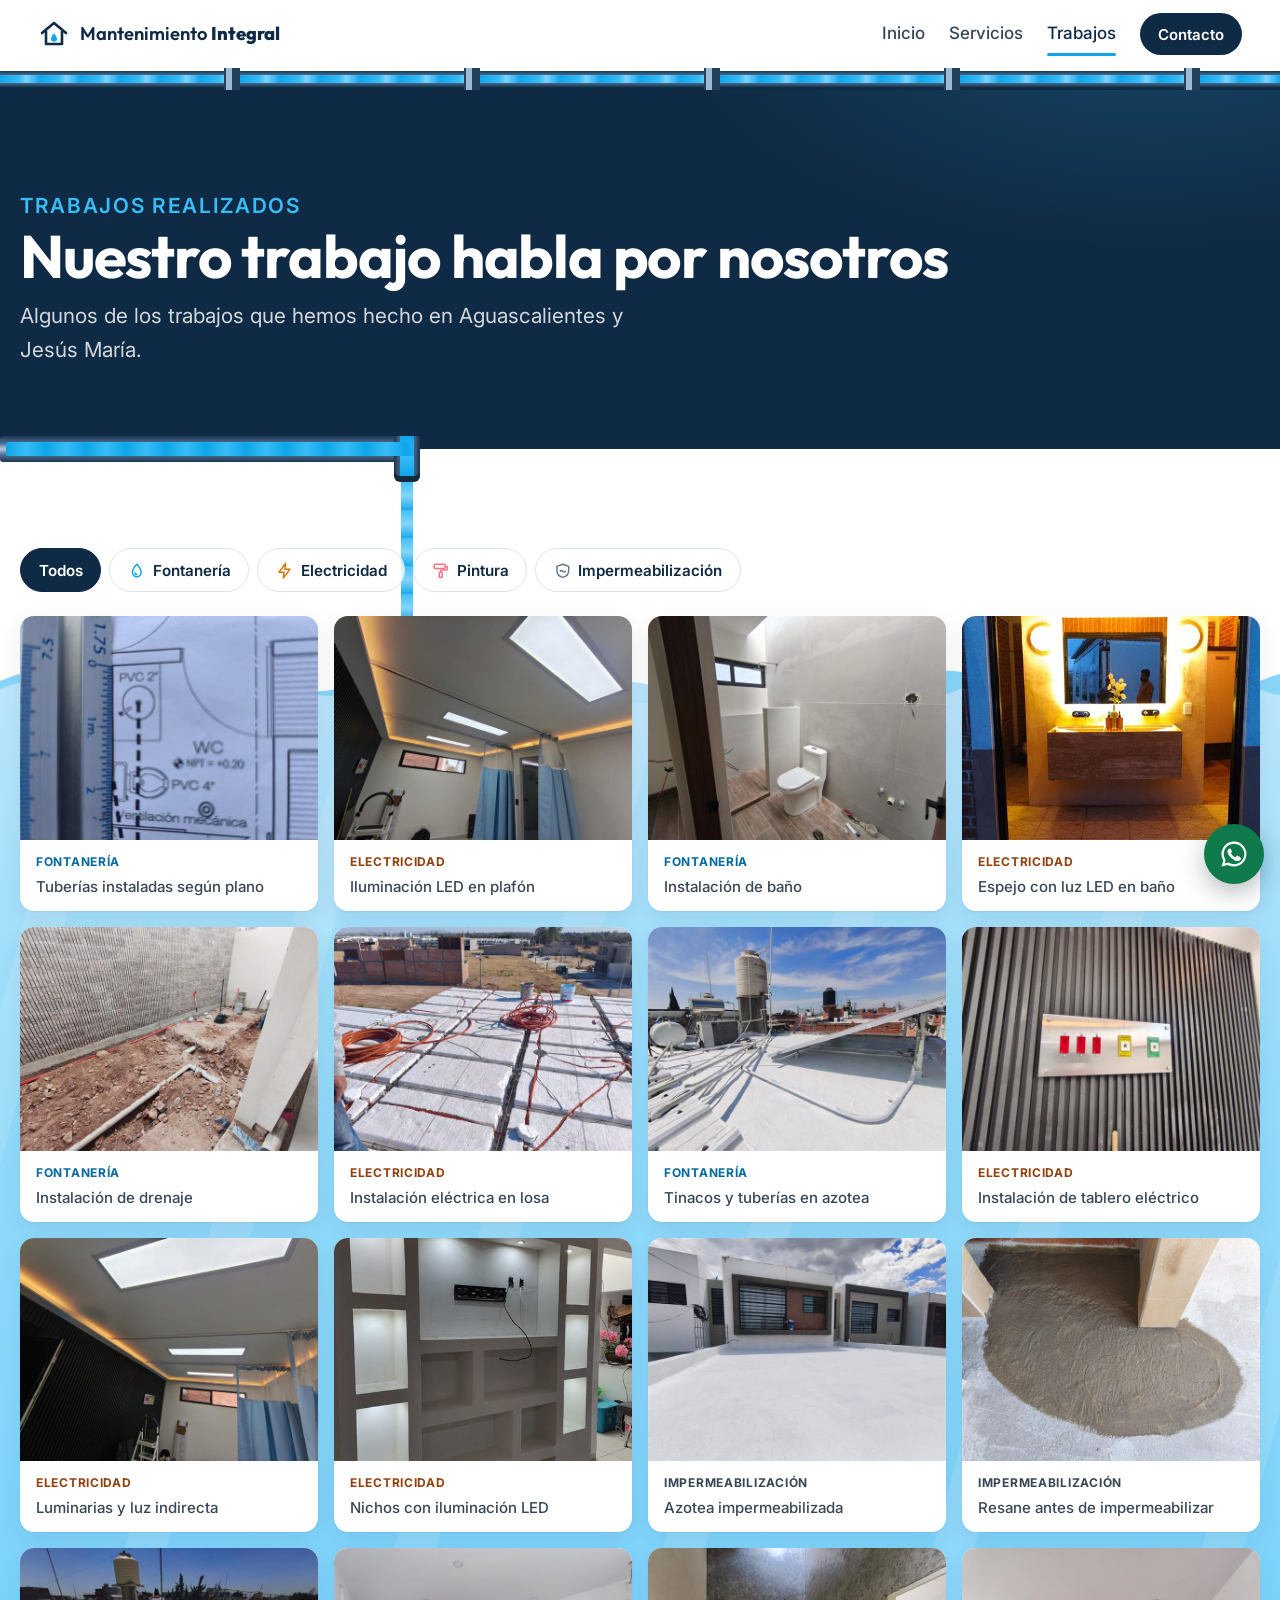
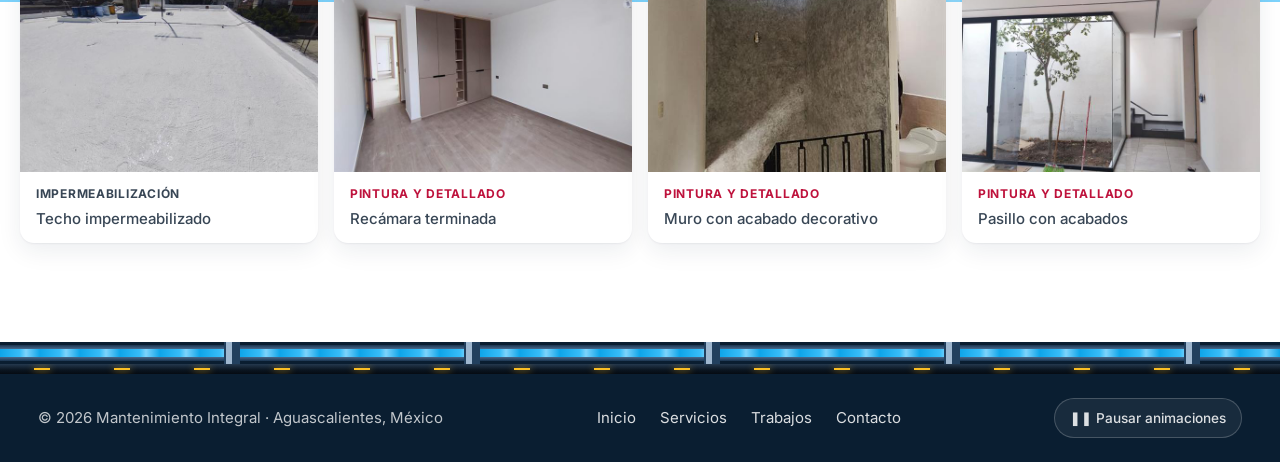
<file: trabajos.html>
<!doctype html>
<html lang="es-MX">
<head>
  <meta charset="utf-8">
  <meta name="viewport" content="width=device-width, initial-scale=1">
  <title>Trabajos realizados · Mantenimiento Integral</title>
  <meta name="description" content="Fotos de trabajos de fontanería, electricidad, pintura e impermeabilización en Aguascalientes.">
  <meta name="theme-color" content="#0f2a44">

  <!-- Vista previa al compartir el enlace (WhatsApp, Facebook, etc.) -->
  <meta property="og:type" content="website">
  <meta property="og:site_name" content="Mantenimiento Integral">
  <meta property="og:title" content="Trabajos realizados · Mantenimiento Integral">
  <meta property="og:description" content="Fotos de trabajos de fontanería, electricidad, pintura e impermeabilización.">
  <meta property="og:url" content="https://codecap2.github.io/mantenimiento-integral/trabajos.html">
  <meta property="og:image" content="https://codecap2.github.io/mantenimiento-integral/img/vista-previa.png?v=4">
  <meta property="og:image:width" content="1200">
  <meta property="og:image:height" content="630">
  <meta property="og:image:alt" content="Mantenimiento Integral: agua, luz y color, en buenas manos">
  <meta property="og:locale" content="es_MX">
  <meta name="twitter:card" content="summary_large_image">
  <link rel="icon" href="img/favicon.svg" type="image/svg+xml">
  <link rel="preconnect" href="https://fonts.googleapis.com">
  <link rel="preconnect" href="https://fonts.gstatic.com" crossorigin>
  <link href="https://fonts.googleapis.com/css2?family=Outfit:wght@600;700;800&family=Inter:wght@400;500;600&display=swap" rel="stylesheet">
  <link rel="stylesheet" href="css/estilos.css">
</head>
<body>
  <a class="saltar" href="#contenido">Saltar al contenido</a>

  <header class="encabezado" id="encabezado">
    <div class="contenedor contenedor--ancho encabezado__fila">
      <a class="logo" href="index.html" aria-label="Mantenimiento Integral, ir al inicio">
        <svg class="logo__icono" viewBox="0 0 32 32" aria-hidden="true"><use href="img/iconos.svg#i-casa"/></svg>
        <span>Mantenimiento <strong>Integral</strong></span>
      </a>
      <button class="menu-boton" id="menu-boton" aria-expanded="false" aria-controls="menu" aria-label="Abrir menú">
        <span></span><span></span><span></span>
      </button>
      <nav class="menu" id="menu" aria-label="Principal">
        <a href="index.html">Inicio</a>
        <a href="servicios.html">Servicios</a>
        <a href="trabajos.html" aria-current="page">Trabajos</a>
        <a class="boton boton--chico" href="contacto.html">Contacto</a>
      </nav>
    </div>
    <div class="tubo-linea" aria-hidden="true"></div>
  </header>

  <main id="contenido">
    <section class="cabecera-pagina oscuro">
      <div class="contenedor aparecer">
        <p class="etiqueta">Trabajos realizados</p>
        <h1>Nuestro trabajo habla por nosotros</h1>
        <p>Algunos de los trabajos que hemos hecho en Aguascalientes y Jesús María.</p>
      </div>
      <div class="tubo tubo--h" aria-hidden="true"></div>
    </section>

    <section class="seccion" aria-label="Galería de trabajos">
      <div class="contenedor">
        <div class="filtros" id="filtros" role="group" aria-label="Filtrar por servicio" hidden>
          <button type="button" data-filtro="todos" aria-pressed="true">Todos</button>
          <button type="button" data-filtro="fontaneria" aria-pressed="false"><svg class="filtro__icono filtro__icono--agua" aria-hidden="true"><use href="img/iconos.svg#i-gota"/></svg> Fontanería</button>
          <button type="button" data-filtro="electricidad" aria-pressed="false"><svg class="filtro__icono filtro__icono--luz" aria-hidden="true"><use href="img/iconos.svg#i-rayo"/></svg> Electricidad</button>
          <button type="button" data-filtro="pintura" aria-pressed="false"><svg class="filtro__icono filtro__icono--color" aria-hidden="true"><use href="img/iconos.svg#i-rodillo"/></svg> Pintura</button>
          <button type="button" data-filtro="impermeabilizacion" aria-pressed="false"><svg class="filtro__icono filtro__icono--techo" aria-hidden="true"><use href="img/iconos.svg#i-escudo"/></svg> Impermeabilización</button>
        </div>
        <div class="galeria" id="galeria"></div>

        <div class="vacio aparecer" id="galeria-vacia">
          <span class="salida__icono"><svg aria-hidden="true"><use href="img/iconos.svg#i-camara"/></svg></span>
          <h2 class="h3">Muy pronto, fotos de nuestros trabajos</h2>
          <p>Estamos preparando la galería. Mientras tanto, pídenos fotos de trabajos parecidos al tuyo.</p>
          <a class="boton boton--whatsapp" data-wa="Hola, ¿me pueden mostrar fotos de trabajos que han hecho?" href="contacto.html" target="_blank" rel="noopener">
            <svg aria-hidden="true"><use href="img/iconos.svg#i-whatsapp"/></svg> Pedir fotos por WhatsApp
          </a>
        </div>
      </div>
    </section>
  </main>

  <footer class="pie">
    <div class="tubo-linea" aria-hidden="true"></div>
    <div class="cable-linea" aria-hidden="true"></div>
    <div class="contenedor contenedor--ancho pie__fila">
      <p>© <span id="anio">2026</span> Mantenimiento Integral · Aguascalientes, México</p>
      <nav aria-label="Pie de página">
        <a href="index.html">Inicio</a>
        <a href="servicios.html">Servicios</a>
        <a href="trabajos.html">Trabajos</a>
        <a href="contacto.html">Contacto</a>
      </nav>
    </div>
  </footer>

  <a class="flotante" data-wa="Hola, vi su página y me gustaría una cotización." href="contacto.html" target="_blank" rel="noopener" aria-label="Escribir por WhatsApp">
    <svg aria-hidden="true"><use href="img/iconos.svg#i-whatsapp"/></svg>
  </a>

  <!-- Visor de fotos en grande -->
  <dialog class="visor" id="visor" aria-label="Foto de trabajo">
    <figure>
      <img alt="">
      <figcaption></figcaption>
    </figure>
    <button class="visor__cerrar" type="button" aria-label="Cerrar">✕</button>
    <button class="visor__anterior" type="button" aria-label="Foto anterior">←</button>
    <button class="visor__siguiente" type="button" aria-label="Foto siguiente">→</button>
  </dialog>

  <script src="js/main.js"></script>
  <script src="js/efectos.js"></script>
</body>
</html>
</file>
<file: css/estilos.css>
/* =========================================================
   Mantenimiento Integral · estilos
   Los "design tokens" (colores, tamaños, espacios) viven en :root.
   Cambia un valor aquí y cambia en toda la página.
   ========================================================= */

:root {
  /* Colores */
  --color-marino: #0f2a44;
  --color-marino-2: #173a5c;
  --color-marino-3: #0a1e31;
  --color-agua: #38bdf8;            /* agua: sobre fondos oscuros */
  --color-agua-fuerte: #0ea5e9;
  --color-agua-texto: #0369a1;      /* agua oscura: legible sobre blanco */
  --color-luz: #fbbf24;             /* luz: sobre fondos oscuros */
  --color-luz-texto: #92400e;       /* luz oscura: legible sobre blanco */
  --color-pintura: #fb7185;         /* color: sobre fondos oscuros (el rodillo lo cambia) */
  --color-pintura-texto: #be123c;   /* color oscuro: legible sobre blanco */
  --color-whatsapp: #0e7a4b;       /* verde con buen contraste para texto blanco */
  --color-whatsapp-hover: #0b633d;
  --color-texto: #1c2733;
  --color-texto-suave: #384655;     /* bastante oscuro para leerse también sobre el agua */
  --color-fondo: #ffffff;
  --color-fondo-suave: #f2f6fa;
  --color-borde: #dde3ea;
  --color-blanco: #ffffff;
  --color-foco: var(--color-agua-texto);

  /* Tuberías */
  --tubo-grosor: 26px;
  --acero-v: linear-gradient(90deg, #1b3550 0%, #4d6f93 28%, #b4c8dc 50%, #4d6f93 72%, #1b3550 100%);
  --acero-h: linear-gradient(180deg, #1b3550 0%, #4d6f93 28%, #b4c8dc 50%, #4d6f93 72%, #1b3550 100%);
  --junta-v: linear-gradient(90deg, #142a40 0%, #3b5a7c 30%, #8fa9c4 50%, #3b5a7c 70%, #142a40 100%);
  --junta-h: linear-gradient(180deg, #142a40 0%, #3b5a7c 30%, #8fa9c4 50%, #3b5a7c 70%, #142a40 100%);

  /* Tipografía */
  --fuente-titulos: "Outfit", system-ui, sans-serif;
  --fuente-texto: "Inter", system-ui, -apple-system, "Segoe UI", Roboto, sans-serif;
  --texto-s: 0.9375rem;
  --texto-m: 1.0625rem;
  --texto-l: clamp(1.125rem, 1rem + 0.5vw, 1.3rem);
  --titulo-2: clamp(1.75rem, 1.3rem + 2vw, 2.5rem);
  --titulo-1: clamp(2.25rem, 1.5rem + 3.6vw, 3.75rem);

  /* Espacios y formas */
  --espacio-1: 0.5rem;
  --espacio-2: 1rem;
  --espacio-3: 1.5rem;
  --espacio-4: 2.5rem;
  --espacio-5: clamp(4rem, 3rem + 4vw, 6.5rem);
  --radio: 14px;
  --radio-chico: 10px;
  --ancho-max: 1240px;
  --sombra: 0 1px 2px rgb(15 42 68 / 0.06), 0 8px 24px rgb(15 42 68 / 0.08);
  --sombra-fuerte: 0 2px 4px rgb(10 30 49 / 0.2), 0 18px 44px rgb(10 30 49 / 0.35);
  --transicion: 200ms ease;
}

/* Transición suave entre páginas (navegadores que la soportan) */
@view-transition { navigation: auto; }

/* ===== Base ===== */
*, *::before, *::after { box-sizing: border-box; }
html { scroll-behavior: smooth; scroll-padding-top: 5rem; }
body {
  margin: 0;
  font-family: var(--fuente-texto);
  font-size: var(--texto-m);
  line-height: 1.6;
  color: var(--color-texto);
  background: var(--color-fondo);
  -webkit-font-smoothing: antialiased;
}
img, svg { display: block; max-width: 100%; }
h1, h2, h3 { font-family: var(--fuente-titulos); line-height: 1.15; margin: 0 0 var(--espacio-2); color: var(--color-marino); }
h1 { font-size: var(--titulo-1); letter-spacing: -0.02em; }
h2 { font-size: var(--titulo-2); letter-spacing: -0.01em; }
h3, .h3 { font-size: 1.3rem; }
p { margin: 0 0 var(--espacio-2); }
a { color: inherit; }

/* Foco visible para quien navega con teclado */
:focus-visible { outline: 3px solid var(--color-foco); outline-offset: 3px; border-radius: 6px; }
.oscuro { --color-foco: var(--color-agua); }

.contenedor { width: min(100% - 2rem, var(--ancho-max)); margin-inline: auto; }
/* Encabezado y pie usan todo el ancho: logo a la izquierda, menú a la derecha */
.contenedor--ancho { width: min(100% - clamp(2rem, 6vw, 6rem), 1680px); }

.saltar {
  position: absolute; left: 1rem; top: -4rem; z-index: 100;
  padding: 0.75rem 1rem; background: var(--color-marino); color: var(--color-blanco);
  border-radius: var(--radio-chico); text-decoration: none; font-weight: 600;
}
.saltar:focus { top: 1rem; }

.etiqueta {
  display: inline-block; margin-bottom: var(--espacio-1);
  font-size: 0.8125rem; font-weight: 600; letter-spacing: 0.08em; text-transform: uppercase;
  color: var(--color-agua-texto);
}
.oscuro .etiqueta { color: var(--color-agua); }

/* ===== Botones ===== */
.boton {
  display: inline-flex; align-items: center; justify-content: center; gap: 0.6rem;
  min-height: 48px; padding: 0.8rem 1.4rem;
  font: 600 1rem/1 var(--fuente-texto); text-decoration: none;
  color: var(--color-blanco); background: var(--color-marino);
  border: 0; border-radius: 999px; cursor: pointer;
  transition: background var(--transicion), transform var(--transicion), box-shadow var(--transicion);
}
.boton:hover { background: var(--color-marino-2); transform: translateY(-1px); }
.boton svg { width: 1.35rem; height: 1.35rem; flex: none; }
.boton--chico { min-height: 42px; padding: 0.6rem 1.1rem; font-size: 0.9375rem; }
.boton--whatsapp { background: var(--color-whatsapp); box-shadow: 0 6px 18px rgb(14 122 75 / 0.3); }
.boton--whatsapp:hover { background: var(--color-whatsapp-hover); }
.oscuro .boton--whatsapp { background: #12955c; box-shadow: none; }
.oscuro .boton--whatsapp:hover { background: var(--color-whatsapp); }
.boton--grande { min-height: 56px; padding: 1rem 1.8rem; font-size: 1.0625rem; }

/* ===== Tuberías (piezas base) =====
   .tubo es el acero; su ::after es el agua que corre por dentro. */
.tubo { position: relative; border-radius: 3px; }
.tubo--v { width: var(--tubo-grosor); background: var(--acero-v); }
.tubo--h { height: var(--tubo-grosor); background: var(--acero-h); }
.tubo::after {
  content: ""; position: absolute; inset: 6px; border-radius: 2px;
  background-color: var(--color-agua-fuerte);
  animation: llenar-v 500ms ease-out var(--retraso, 0ms) both;
}
.tubo--v::after {
  background-image: repeating-linear-gradient(180deg, var(--color-agua-fuerte) 0, var(--color-agua) 20px, var(--color-agua-fuerte) 40px);
  background-size: 100% 40px; transform-origin: top;
}
.tubo--h::after {
  background-image: repeating-linear-gradient(90deg, var(--color-agua-fuerte) 0, var(--color-agua) 20px, var(--color-agua-fuerte) 40px);
  background-size: 40px 100%; transform-origin: left; animation-name: llenar-h;
}
.tubo--hacia-izq::after { transform-origin: right; }

/* Junta (abrazadera) al inicio de un tubo */
.tubo--v.con-junta::before {
  content: ""; position: absolute; left: -6px; right: -6px; top: -2px; height: 14px;
  background: var(--junta-v); border-radius: 3px; z-index: 1;
}

@keyframes llenar-v { from { transform: scaleY(0); } to { transform: scaleY(1); } }
@keyframes llenar-h { from { transform: scaleX(0); } to { transform: scaleX(1); } }
@keyframes flujo-v { from { background-position: 0 0; } to { background-position: 0 40px; } }
@keyframes flujo-h { from { background-position: 0 0; } to { background-position: 40px 0; } }
@keyframes flujo-h-izq { from { background-position: 0 0; } to { background-position: -40px 0; } }

/* El agua avanza cuando la persona baja por la página (--flujo lo pone js/efectos.js) */
.tubo--v::after { background-position: 0 calc(var(--flujo, 0) * 1px); }
.tubo--h::after { background-position: calc(var(--flujo, 0) * 1px) 0; }
.tubo--hacia-izq::after { background-position: calc(var(--flujo, 0) * -1px) 0; }

/* Tubería decorativa (bajo el encabezado y sobre el pie): acero, juntas y agua corriendo */
.tubo-linea { position: relative; height: 22px; overflow: hidden; }
/* Bajo el encabezado siempre viene una portada oscura: el borde inferior se funde con ella */
.encabezado .tubo-linea { background: var(--acero-h) 0 3px / 100% calc(100% - 6px) no-repeat, linear-gradient(180deg, transparent 50%, var(--color-marino) 50%); }
/* Tres capas: el acero (fondo del elemento), el agua que corre (::before) y las juntas fijas (::after) */
.tubo-linea { background: var(--acero-h) 0 3px / 100% calc(100% - 6px) no-repeat; }
.tubo-linea::before {
  content: ""; position: absolute; left: 0; right: 0; top: 7px; bottom: 7px;
  background-image: repeating-linear-gradient(90deg, var(--color-agua-fuerte) 0, var(--color-agua) 20px, #7dd3fc 26px, var(--color-agua-fuerte) 40px);
  background-size: 40px 100%;
  animation: corre-tubo 1.6s linear infinite, llenar-h 1200ms ease-out 200ms backwards;
  transform-origin: left;
}
.tubo-linea::after {
  content: ""; position: absolute; inset: 0;
  background: repeating-linear-gradient(90deg, transparent 0 224px, #22405e 224px 226px, #9fb7cf 226px 232px, #22405e 232px 240px);
}
.pie .tubo-linea::before { animation-direction: reverse, normal; transform-origin: right; }
@keyframes corre-tubo { from { background-position: 0 0; } to { background-position: 40px 0; } }

/* Cable eléctrico decorativo (pie): pulsos de luz que corren */
.cable-linea { position: relative; height: 10px; background: linear-gradient(180deg, #24384d, #0a1520 60%, #050b12); overflow: hidden; }
.cable-linea::after {
  content: ""; position: absolute; left: 0; right: 0; top: 4px; height: 2px;
  background-image: repeating-linear-gradient(90deg, transparent 0 34px, var(--color-luz) 34px 50px, transparent 50px 80px);
  background-size: 80px 100%;
  filter: drop-shadow(0 0 4px var(--color-luz));
  animation: corre-cable 900ms linear infinite;
}
@keyframes corre-cable { to { background-position: 80px 0; } }

/* Pausa global: detiene lo que se mueve solo */
.quieto .tubo-linea::before, .quieto .cable-linea::after,
.quieto .agua-fondo::before, .quieto .agua-fondo::after, .quieto .agua-fondo span,
.quieto .patito, .quieto .patito svg { animation-play-state: paused !important; }
.pausa-global {
  min-height: 40px; padding: 0.4rem 0.9rem; font: 500 0.85rem/1 var(--fuente-texto);
  color: rgb(255 255 255 / 0.85); background: rgb(255 255 255 / 0.06);
  border: 1px solid rgb(255 255 255 / 0.2); border-radius: 999px; cursor: pointer;
}
.pausa-global:hover { background: rgb(255 255 255 / 0.12); color: var(--color-blanco); }
.pie :focus-visible { --color-foco: var(--color-agua); }

/* ===== Agua de fondo: sube conforme bajas por la página ===== */
.agua-fondo {
  position: fixed; left: 0; right: 0; bottom: 0; height: 100vh; z-index: -1; pointer-events: none;
  background:
    repeating-linear-gradient(105deg, transparent 0 80px, rgb(255 255 255 / 0.12) 80px 120px, transparent 120px 260px),
    linear-gradient(180deg, #b9e6fd 0%, #93dbfb 45%, #7dd3fc 100%);
  transform: translateY(calc((1 - var(--nivel, 0.25)) * 100%));
  transition: transform 250ms ease-out;
}
/* Dos capas de olas: la de atrás más oscura y en sentido contrario */
.agua-fondo::before, .agua-fondo::after {
  content: ""; position: absolute; left: 0; right: 0; background-repeat: repeat-x;
}
.agua-fondo::before {
  top: -27px; height: 28px; z-index: 1;
  background-image: url("data:image/svg+xml,%3Csvg xmlns='http://www.w3.org/2000/svg' viewBox='0 0 120 28' preserveAspectRatio='none'%3E%3Cpath d='M0 14 Q30 0 60 14 T120 14 V28 H0Z' fill='%23b9e6fd'/%3E%3C/svg%3E");
  background-size: 120px 28px; animation: ola-fondo 6s linear infinite;
}
.agua-fondo::after {
  top: -42px; height: 42px;
  background-image: url("data:image/svg+xml,%3Csvg xmlns='http://www.w3.org/2000/svg' viewBox='0 0 180 42' preserveAspectRatio='none'%3E%3Cpath d='M0 21 Q45 0 90 21 T180 21 V42 H0Z' fill='%2338bdf8' fill-opacity='0.6'/%3E%3C/svg%3E");
  background-size: 180px 42px; animation: ola-fondo-atras 9s linear infinite;
}
@keyframes ola-fondo { from { background-position: 0 0; } to { background-position: 360px 0; } }
@keyframes ola-fondo-atras { from { background-position: 0 0; } to { background-position: -360px 0; } }

/* Patito de hule: vive dentro del agua de fondo, entre la ola de atrás y la de adelante */
.agua-fondo::after { z-index: -1; }
.patito {
  position: absolute; left: 5vw; top: -50px; width: 70px; height: 58px;
  animation: deriva 30s ease-in-out infinite alternate;
}
.patito svg { width: 100%; height: 100%; overflow: visible; filter: drop-shadow(0 3px 3px rgb(3 105 161 / 0.3)); animation: flotar 3.2s ease-in-out infinite; transform-origin: 50% 85%; }
.patito__ojo-feliz { display: none; }
/* En el inicio, mamá pato va adelante y el bebé la sigue */
.con-bebe .patito--mama { left: calc(5vw + 54px); }
.patito--bebe { width: 44px; height: 37px; top: -36px; }
.patito--bebe svg { animation-delay: -1.3s; animation-duration: 2.6s; }
.patito.cuac svg { animation: cuac 650ms ease-out; }
.patito.cuac .patito__ojo { display: none; }
.patito.cuac .patito__ojo-feliz { display: inline; }
.sobre-patito, .sobre-patito * { cursor: pointer; }
@keyframes flotar { 0%, 100% { transform: translateY(0) rotate(-5deg); } 50% { transform: translateY(-5px) rotate(5deg); } }
@keyframes deriva { from { translate: 0 0; } to { translate: min(40vw, 520px) 0; } }
@keyframes cuac { 0% { transform: translateY(0) scale(1); } 35% { transform: translateY(-28px) scale(1.12) rotate(-10deg); } 70% { transform: translateY(0) scale(0.95); } 100% { transform: translateY(0) scale(1); } }
.agua-fondo span {
  position: absolute; bottom: -20px; width: 10px; height: 10px; border-radius: 50%;
  border: 1.5px solid rgb(255 255 255 / 0.7); animation: sube-burbuja 9s linear infinite;
}
.agua-fondo span:nth-child(1) { left: 6%; animation-delay: 0s; }
.agua-fondo span:nth-child(2) { left: 18%; width: 6px; height: 6px; animation-delay: 3s; animation-duration: 11s; }
.agua-fondo span:nth-child(3) { left: 31%; animation-delay: 6s; }
.agua-fondo span:nth-child(4) { left: 47%; width: 14px; height: 14px; animation-delay: 1.5s; animation-duration: 12s; }
.agua-fondo span:nth-child(5) { left: 60%; width: 7px; height: 7px; animation-delay: 4.5s; }
.agua-fondo span:nth-child(6) { left: 72%; animation-delay: 7.5s; animation-duration: 10s; }
.agua-fondo span:nth-child(7) { left: 85%; width: 12px; height: 12px; animation-delay: 2.2s; }
.agua-fondo span:nth-child(8) { left: 94%; width: 6px; height: 6px; animation-delay: 5.2s; animation-duration: 13s; }
@keyframes sube-burbuja { from { transform: translateY(0); opacity: 0; } 10% { opacity: 1; } 90% { opacity: 1; } to { transform: translateY(-100vh); opacity: 0; } }

/* ===== Encabezado ===== */
.encabezado { position: sticky; top: 0; z-index: 50; background: rgb(255 255 255 / 0.94); backdrop-filter: blur(10px); transition: box-shadow var(--transicion); }
.encabezado.con-sombra { box-shadow: 0 6px 20px rgb(15 42 68 / 0.12); }
.encabezado__fila { display: flex; align-items: center; justify-content: space-between; min-height: 4.25rem; }

.logo { display: flex; align-items: center; gap: 0.6rem; text-decoration: none; color: var(--color-marino); font-family: var(--fuente-titulos); font-size: 1.15rem; font-weight: 600; }
.logo strong { font-weight: 800; }
.logo__icono { width: 2rem; height: 2rem; }

.menu { display: flex; align-items: center; gap: var(--espacio-3); }
.menu a:not(.boton) { position: relative; text-decoration: none; font-weight: 500; color: var(--color-texto-suave); padding: 0.5rem 0; transition: color var(--transicion); }
.menu a:not(.boton):hover, .menu a[aria-current="page"] { color: var(--color-marino); }
.menu a[aria-current="page"]:not(.boton)::after { content: ""; position: absolute; left: 0; right: 0; bottom: 0; height: 3px; border-radius: 2px; background: var(--color-agua-fuerte); }
.menu .boton[aria-current="page"] { background: var(--color-agua-texto); }

.menu-boton { display: none; }

@media (max-width: 760px) {
  .menu-boton {
    display: grid; place-content: center; gap: 5px;
    width: 48px; height: 48px; background: none; border: 0; cursor: pointer; border-radius: var(--radio-chico);
  }
  .menu-boton span { display: block; width: 24px; height: 2.5px; background: var(--color-marino); border-radius: 2px; transition: transform var(--transicion), opacity var(--transicion); }
  .menu-boton[aria-expanded="true"] span:nth-child(1) { transform: translateY(7.5px) rotate(45deg); }
  .menu-boton[aria-expanded="true"] span:nth-child(2) { opacity: 0; }
  .menu-boton[aria-expanded="true"] span:nth-child(3) { transform: translateY(-7.5px) rotate(-45deg); }

  .menu {
    position: absolute; inset: 100% 0 auto; flex-direction: column; align-items: stretch; gap: 0;
    padding: var(--espacio-1) 1rem var(--espacio-3); background: var(--color-fondo);
    border-bottom: 1px solid var(--color-borde); box-shadow: var(--sombra);
    display: none;
  }
  .menu.abierto { display: flex; }
  .menu a:not(.boton) { padding: 0.9rem 0.25rem; border-bottom: 1px solid var(--color-borde); }
  .menu a[aria-current="page"]:not(.boton)::after { top: 0.9rem; bottom: 0.9rem; left: auto; right: 0.25rem; width: 3px; height: auto; }
  .menu .boton { margin-top: var(--espacio-2); }
}

/* ===== Portada ===== */
.portada {
  position: relative; overflow: hidden;
  padding-top: var(--espacio-5); padding-bottom: var(--espacio-5);
  color: var(--color-blanco);
  background:
    radial-gradient(55rem 28rem at 85% -10%, rgb(56 189 248 / 0.18), transparent 60%),
    radial-gradient(40rem 24rem at 0% 110%, rgb(56 189 248 / 0.08), transparent 60%),
    var(--color-marino);
}
.portada__texto { max-width: 46rem; margin-inline: auto; text-align: center; }
.portada h1 { color: var(--color-blanco); }
.resalte { color: var(--color-agua); }
.resalte-luz { color: var(--color-luz); text-shadow: 0 0 24px rgb(251 191 36 / 0.45); }
.portada__lema strong { color: var(--color-blanco); font-weight: 600; }
.portada__lema { font-size: var(--texto-l); color: rgb(255 255 255 / 0.82); max-width: 36rem; margin: 0 auto var(--espacio-3); }
.portada__acciones { display: flex; flex-wrap: wrap; justify-content: center; gap: var(--espacio-2); }

/* ===== Red de tuberías (portada) ===== */
.hub { position: relative; margin-top: var(--espacio-3); }
.hub__entrada { height: 72px; margin-inline: auto; --retraso: 300ms; }
.hub__colector { position: relative; height: var(--tubo-grosor); margin-inline: calc(100% / 6 - var(--tubo-grosor) / 2); }
.hub__colector .tubo--h { position: absolute; top: 0; --retraso: 800ms; }
.hub__colector .tubo--hacia-izq { left: 0; right: 50%; }
.hub__colector .tubo--hacia-der { left: 50%; right: 0; }
/* Pieza en T donde se unen la entrada y el colector */
.hub__colector::after {
  content: ""; position: absolute; z-index: 1; left: 50%; top: -6px; width: calc(var(--tubo-grosor) + 16px); height: calc(var(--tubo-grosor) + 12px);
  transform: translateX(-50%); background: var(--junta-v); border-radius: 6px;
  box-shadow: inset 0 0 0 2px rgb(10 30 49 / 0.35);
}

.hub__salidas { display: grid; grid-template-columns: repeat(3, 1fr); list-style: none; margin: 0; padding: 0; }
.hub__salida { position: relative; display: flex; flex-direction: column; align-items: center; padding-inline: 0.75rem; }
.hub__bajada { height: 64px; --retraso: 1300ms; }
.hub__salida:nth-child(2) .hub__bajada { --retraso: 800ms; }
.hub__rama { display: none; }

.salida {
  position: relative; display: flex; flex-direction: column; width: 100%;
  padding: calc(var(--espacio-3) + 6px) var(--espacio-3) var(--espacio-3);
  background: var(--color-fondo); color: var(--color-texto); text-decoration: none;
  border-radius: var(--radio); box-shadow: var(--sombra-fuerte);
  transition: transform var(--transicion), box-shadow var(--transicion);
}
/* Brida: donde el tubo se conecta a la tarjeta */
.salida::before {
  content: ""; position: absolute; left: 50%; top: -8px; width: 64px; height: 16px;
  transform: translateX(-50%); background: var(--junta-h); border-radius: 4px;
}
.salida__icono { display: grid; place-items: center; width: 3.25rem; height: 3.25rem; margin-bottom: var(--espacio-2); background: var(--color-marino); color: var(--color-agua); border-radius: 50%; }
.salida__icono svg { width: 1.6rem; height: 1.6rem; }
.salida__titulo { font: 700 1.35rem/1.2 var(--fuente-titulos); color: var(--color-marino); margin-bottom: 0.35rem; }
.salida__texto { color: var(--color-texto-suave); font-size: var(--texto-s); flex: 1; margin-bottom: var(--espacio-2); }
.salida__ir { font-weight: 600; color: var(--color-agua-texto); }
.salida__ir span { display: inline-block; transition: transform var(--transicion); }

/* Al pasar el mouse (o con teclado) el agua corre hacia esa salida */
.hub__salida:hover .salida, .hub__salida:focus-within .salida { transform: translateY(-4px); }
.hub__salida:hover .salida__ir span, .hub__salida:focus-within .salida__ir span { transform: translateX(4px); }
.hub__salida:hover .tubo--v::after, .hub__salida:focus-within .tubo--v::after,
.hub:has(.hub__salida:hover) .hub__entrada::after, .hub:has(.hub__salida:focus-within) .hub__entrada::after { animation: flujo-v 700ms linear infinite; }
.hub__salida:hover .tubo--h::after, .hub__salida:focus-within .tubo--h::after { animation: flujo-h 700ms linear infinite; }
.hub:has(.hub__salida:nth-child(1):hover) .tubo--hacia-izq::after,
.hub:has(.hub__salida:nth-child(1):focus-within) .tubo--hacia-izq::after { animation: flujo-h-izq 700ms linear infinite; }
.hub:has(.hub__salida:nth-child(3):hover) .tubo--hacia-der::after,
.hub:has(.hub__salida:nth-child(3):focus-within) .tubo--hacia-der::after { animation: flujo-h 700ms linear infinite; }

/* Llave de paso: gira al bajar por la página y cierra/abre el agua al darle clic */
.hub__entrada { height: 100px; }
.llave {
  position: absolute; z-index: 3; top: 8px; left: 50%; width: 80px; height: 80px; margin-left: -40px;
  padding: 0; border: 0; background: none; cursor: pointer; border-radius: 50%;
  filter: drop-shadow(0 6px 10px rgb(0 0 0 / 0.35)); transition: filter var(--transicion);
}
.llave:hover { filter: drop-shadow(0 6px 10px rgb(0 0 0 / 0.35)) brightness(1.15); }
.llave svg { width: 100%; height: 100%; overflow: visible; }
/* Gira sobre su propio centro (40,40 del dibujo); el ángulo lo pone js/efectos.js */
.llave__volante { transform-box: view-box; transform-origin: 40px 40px; }
.llave.girando .llave__volante { transition: transform 900ms cubic-bezier(0.3, 1.2, 0.5, 1); }

/* Llave cerrada: las tuberías se vacían */
.hub.cerrada .tubo::after { animation: none !important; transition: transform 450ms ease-in; }
.hub.cerrada .tubo--v::after { transform: scaleY(0); }
.hub.cerrada .tubo--h::after { transform: scaleX(0); }

/* En celular: un tubo principal a la izquierda con ramas hacia cada tarjeta */
@media (max-width: 720px) {
  .hub__entrada { margin-left: 14px; height: 72px; }
  .llave { left: calc(14px + var(--tubo-grosor) / 2); top: 4px; width: 60px; height: 60px; margin-left: -30px; }
  .hub__colector { display: none; }
  .hub__salidas { grid-template-columns: 1fr; gap: var(--espacio-3); }
  .hub__salida { display: block; padding: 0 0 0 64px; }
  .hub__bajada { position: absolute; left: 14px; top: 0; bottom: calc(var(--espacio-3) * -1); height: auto; }
  .hub__bajada.con-junta::before { display: none; }
  .hub__salida:last-child .hub__bajada { bottom: 50%; }
  .hub__salida:nth-child(1) .hub__bajada { --retraso: 700ms; }
  .hub__salida:nth-child(2) .hub__bajada { --retraso: 1100ms; }
  .hub__salida:nth-child(3) .hub__bajada { --retraso: 1500ms; }
  .hub__rama { display: block; position: absolute; left: 14px; width: 54px; top: 50%; margin-top: calc(var(--tubo-grosor) / -2); }
  .hub__salida:nth-child(1) .hub__rama { --retraso: 1100ms; }
  .hub__salida:nth-child(2) .hub__rama { --retraso: 1500ms; }
  .hub__salida:nth-child(3) .hub__rama { --retraso: 1900ms; }
  .salida { padding-top: var(--espacio-3); }
  .salida::before { left: -8px; top: 50%; width: 16px; height: 56px; transform: translateY(-50%); background: var(--junta-v); }
  .salida__icono { width: 2.75rem; height: 2.75rem; }
  .salida__icono svg { width: 1.35rem; height: 1.35rem; }
}

/* ===== Cabecera de páginas internas ===== */
.cabecera-pagina {
  position: relative; padding-block: var(--espacio-5) calc(var(--espacio-5) - 1rem); color: var(--color-blanco);
  background: radial-gradient(50rem 24rem at 90% -20%, rgb(56 189 248 / 0.18), transparent 60%), var(--color-marino);
}
.cabecera-pagina h1 { color: var(--color-blanco); margin-bottom: var(--espacio-1); }
.cabecera-pagina p { color: rgb(255 255 255 / 0.82); font-size: var(--texto-l); max-width: 38rem; margin: 0; }
.cabecera-pagina p strong { color: var(--color-blanco); font-weight: 600; }
/* Tubo que entra desde la izquierda en la parte de abajo */
.cabecera-pagina .tubo--h { position: absolute; left: 0; bottom: -13px; width: min(42%, 420px); z-index: 2; }
/* Al final del tubo, una boquilla que apunta hacia abajo: de ahí sale el chorro */
.cabecera-pagina .tubo--h::before {
  content: ""; position: absolute; right: 0; top: 0; width: var(--tubo-grosor); height: 46px;
  /* el agua baja por dentro de la boquilla y conecta con el chorro */
  background:
    repeating-linear-gradient(180deg, var(--color-agua-fuerte) 0, var(--color-agua) 20px, var(--color-agua-fuerte) 40px) 6px 0 / calc(var(--tubo-grosor) - 12px) 40px repeat-y,
    var(--acero-v);
  border-radius: 3px 3px 6px 6px;
  box-shadow: inset 0 -6px 0 #142a40;
  animation: baja-boquilla 600ms linear infinite;
}
@keyframes baja-boquilla { from { background-position: 6px 0, 0 0; } to { background-position: 6px 40px, 0 0; } }
.quieto .cabecera-pagina .tubo--h::before { animation-play-state: paused; }

/* Chorro que cae desde la boquilla hasta la superficie del agua (lo acomoda js/efectos.js) */
.chorro {
  position: fixed; z-index: -1; width: 12px; pointer-events: none; border-radius: 0 0 6px 6px;
  background-image: repeating-linear-gradient(180deg, rgb(56 189 248 / 0.95) 0, rgb(125 211 252 / 0.95) 14px, rgb(14 165 233 / 0.95) 28px);
  background-size: 100% 28px; animation: cae-chorro 450ms linear infinite;
  opacity: 0; transition: opacity 200ms;
}
.chorro.activo { opacity: 1; }
.chorro::after {
  /* salpicadura en la superficie */
  content: ""; position: absolute; left: 50%; bottom: -8px; width: 46px; height: 14px; transform: translateX(-50%);
  background: radial-gradient(ellipse at center, rgb(255 255 255 / 0.9) 0 30%, rgb(125 211 252 / 0.6) 50%, transparent 70%);
  animation: salpica 450ms ease-in-out infinite alternate;
}
@keyframes cae-chorro { to { background-position: 0 28px; } }
@keyframes salpica { from { transform: translateX(-50%) scale(0.85); } to { transform: translateX(-50%) scale(1.15); } }
.quieto .chorro, .quieto .chorro::after { animation-play-state: paused !important; }

/* ===== Secciones ===== */
.seccion { padding-block: var(--espacio-5); }
.seccion--suave { background: rgb(255 255 255 / 0.22); }
.seccion__cabeza { max-width: 40rem; margin-bottom: var(--espacio-4); }

/* Servicios (página de servicios) */
.servicios { display: grid; gap: var(--espacio-3); grid-template-columns: repeat(auto-fit, minmax(260px, 1fr)); }
.servicio {
  display: flex; flex-direction: column;
  padding: var(--espacio-3); background: var(--color-fondo);
  border: 1px solid var(--color-borde); border-radius: var(--radio);
  transition: transform var(--transicion), box-shadow var(--transicion), border-color var(--transicion);
}
.servicio:hover { transform: translateY(-4px); box-shadow: var(--sombra); border-color: transparent; }
.servicio p { color: var(--color-texto-suave); }
.servicio ul { margin: 0 0 var(--espacio-3); padding: 0; list-style: none; flex: 1; }
.servicio li { position: relative; padding-left: 1.4rem; margin-bottom: 0.4rem; color: var(--color-texto); }
.servicio li::before { content: ""; position: absolute; left: 0; top: 0.55em; width: 0.55rem; height: 0.55rem; border-radius: 50% 50% 50% 0; transform: rotate(-45deg); background: var(--color-agua-fuerte); }
.servicio__icono {
  display: grid; place-items: center; width: 3.25rem; height: 3.25rem; margin-bottom: var(--espacio-2);
  background: var(--color-marino); color: var(--color-agua); border-radius: var(--radio-chico);
}
.servicio__icono svg { width: 1.6rem; height: 1.6rem; }
.servicio .boton { align-self: flex-start; }

/* ===== Especialidades: agua y luz ===== */
.especialidades { display: grid; gap: var(--espacio-3); grid-template-columns: repeat(auto-fit, minmax(min(100%, 340px), 1fr)); }
.especialidad {
  position: relative; overflow: hidden; display: flex; flex-direction: column; align-items: flex-start;
  padding: var(--espacio-3) var(--espacio-4) var(--espacio-4); color: rgb(255 255 255 / 0.85);
  border-radius: calc(var(--radio) * 1.4); box-shadow: var(--sombra-fuerte);
  transition: transform var(--transicion);
}
.especialidad h3 { color: var(--color-blanco); font-size: clamp(1.75rem, 1.4rem + 1.4vw, 2.3rem); margin-bottom: var(--espacio-1); }
.especialidad p:not(.especialidad__sello) { flex: 1; margin-bottom: var(--espacio-3); }
.especialidad--agua { background: radial-gradient(30rem 16rem at 100% 0%, rgb(56 189 248 / 0.28), transparent 70%), linear-gradient(160deg, #123a60, var(--color-marino) 60%); }
.especialidad--luz { background: radial-gradient(30rem 16rem at 100% 0%, rgb(251 191 36 / 0.22), transparent 70%), linear-gradient(160deg, #1f2f45, var(--color-marino-3) 60%); }

.especialidad__sello {
  display: inline-flex; align-items: center; gap: 0.4rem; margin-bottom: var(--espacio-1);
  padding: 0.3rem 0.75rem; font-size: 0.8125rem; font-weight: 600; letter-spacing: 0.06em; text-transform: uppercase;
  color: var(--color-agua); background: rgb(56 189 248 / 0.12); border: 1px solid rgb(56 189 248 / 0.35); border-radius: 999px;
}
.especialidad__sello svg { width: 1rem; height: 1rem; }
.especialidad__sello--luz { color: var(--color-luz); background: rgb(251 191 36 / 0.1); border-color: rgb(251 191 36 / 0.35); }

.especialidad__arte { display: flex; align-items: center; width: 100%; height: 120px; margin-bottom: var(--espacio-2); }

/* Grifo que gotea al pasar el mouse */
.grifo { width: 160px; height: 120px; overflow: visible; }
.grifo .gota { transform-box: fill-box; transform-origin: center; }
.grifo .gota--2 { opacity: 0; }
.especialidad--agua:hover .gota, .especialidad--agua:focus-within .gota { animation: caer 1.1s ease-in infinite; }
.especialidad--agua:hover .gota--2, .especialidad--agua:focus-within .gota--2 { animation-delay: 550ms; }
.especialidad--agua:hover .charco, .especialidad--agua:focus-within .charco { animation: charco 1.1s ease-out infinite; }
@keyframes caer { 0% { transform: translateY(-6px) scale(0.6); opacity: 0; } 15% { opacity: 1; transform: translateY(0) scale(1); } 90% { opacity: 1; } 100% { transform: translateY(26px) scale(1); opacity: 0; } }
@keyframes charco { 0%, 80% { transform: scale(1); } 90% { transform: scale(1.25); } 100% { transform: scale(1); } }
.charco { transform-box: fill-box; transform-origin: center; }

/* Cable con corriente que llega a un foco */
.cable { flex: 1; height: 40px; overflow: visible; }
.cable__forro { stroke: #0a1520; stroke-width: 7px; stroke-linecap: round; }
.cable__chispa {
  stroke: var(--color-luz); stroke-width: 2.5px; stroke-linecap: round; stroke-dasharray: 8 46;
  stroke-dashoffset: calc(var(--flujo, 0) * -1px); filter: drop-shadow(0 0 4px var(--color-luz));
}
.especialidad--luz:hover .cable__chispa, .especialidad--luz:focus-within .cable__chispa { animation: corriente 700ms linear infinite; }
@keyframes corriente { to { stroke-dashoffset: -54; } }

.foco { flex: none; width: 96px; height: 64px; margin-left: -2px; padding: 0; border: 0; background: none; cursor: pointer; border-radius: 50%; }
.foco svg { width: 100%; height: 100%; overflow: visible; }
.foco__rosca { fill: #8fa3b8; }
.foco__vidrio { fill: #fde68a; stroke: #fbbf24; stroke-width: 1.5; filter: drop-shadow(0 0 10px rgb(251 191 36 / 0.7)); transition: fill 250ms, filter 250ms; }
.foco__filamento { stroke: #b45309; }
.especialidad--luz:hover .foco__vidrio, .foco:focus-visible .foco__vidrio { filter: drop-shadow(0 0 22px rgb(251 191 36 / 0.95)); }
.sin-luz .foco__vidrio { fill: #334155; stroke: #475569; filter: none; }
.sin-luz .foco__filamento { stroke: #64748b; }

.especialidad:hover { transform: translateY(-4px); }

/* Pintura: un rodillo que pinta un brochazo (y cambia de color al tocarlo) */
.resalte-color {
  background: linear-gradient(90deg, #fb7185, #fbbf24, #34d399, #38bdf8, #a78bfa);
  -webkit-background-clip: text; background-clip: text; color: transparent;
}
.especialidad--color {
  --pintura: var(--color-pintura);
  background: radial-gradient(30rem 16rem at 100% 0%, color-mix(in srgb, var(--pintura) 26%, transparent), transparent 70%), linear-gradient(160deg, #24304a, var(--color-marino-3) 60%);
  transition: transform var(--transicion), background 500ms ease;
}
.especialidad__sello--color { color: var(--pintura); background: color-mix(in srgb, var(--pintura) 12%, transparent); border-color: color-mix(in srgb, var(--pintura) 40%, transparent); }
.brocha { flex: none; width: 34px; height: 80px; margin-right: 4px; transform: rotate(-24deg); transform-origin: 50% 90%; overflow: visible; transition: transform 400ms ease; }
.brocha__punta { fill: var(--pintura); transition: fill 400ms ease; }
.especialidad--color:hover .brocha { transform: rotate(-8deg); }
.brochazo { flex: 1; height: 34px; overflow: visible; }
.brochazo__pintura {
  fill: var(--pintura); transform-box: fill-box; transform-origin: left; transform: scaleX(0.4);
  transition: transform 800ms cubic-bezier(0.3, 0.8, 0.3, 1), fill 400ms ease;
}
.especialidad--color:hover .brochazo__pintura, .especialidad--color:focus-within .brochazo__pintura { transform: scaleX(1); }
.rodillo { flex: none; width: 70px; height: 90px; margin-left: -14px; padding: 0; border: 0; background: none; cursor: pointer; transform: rotate(-8deg); transition: transform 300ms ease; }
.rodillo svg { width: 100%; height: 100%; overflow: visible; }
.rodillo__felpa { fill: var(--pintura); transition: fill 400ms ease; }
.rodillo:hover { transform: rotate(4deg); }
.rodillo.pintando { animation: pintar 500ms ease; }
@keyframes pintar { 0% { transform: rotate(-8deg); } 40% { transform: rotate(14deg) translateY(-6px); } 100% { transform: rotate(-8deg); } }
.servicio--color .servicio__icono { color: var(--color-pintura); }
.servicio--color li::before { background: var(--color-pintura); }
.servicio--color .servicio__sello { color: var(--color-pintura-texto); }

/* "También hacemos": tarjetas de cristal sobre el agua */
.tambien { margin-top: var(--espacio-4); }
.tambien__titulo { font-size: 1.15rem; color: var(--color-texto-suave); margin-bottom: var(--espacio-2); }
.tambien__grid { display: grid; gap: var(--espacio-3); grid-template-columns: repeat(auto-fit, minmax(min(100%, 320px), 1fr)); }
.extra {
  position: relative; display: flex; align-items: center; gap: var(--espacio-2);
  padding: var(--espacio-3); color: var(--color-texto-suave); text-decoration: none;
  background: rgb(255 255 255 / 0.72); backdrop-filter: blur(8px);
  border: 1px solid rgb(255 255 255 / 0.9); border-radius: var(--radio); box-shadow: var(--sombra);
  transition: transform var(--transicion), box-shadow var(--transicion);
}
.extra:hover { box-shadow: var(--sombra-fuerte); }
.extra__icono { flex: none; display: grid; place-items: center; width: 3.5rem; height: 3.5rem; border-radius: 50%; background: var(--color-marino); color: var(--color-agua); }
.extra__icono svg { width: 1.6rem; height: 1.6rem; }
.extra__texto { display: flex; flex-direction: column; gap: 0.2rem; flex: 1; font-size: var(--texto-s); }
.extra__nombre { font: 700 1.2rem/1.2 var(--fuente-titulos); color: var(--color-marino); }
.extra__ir { font-size: 1.4rem; color: var(--color-agua-texto); transition: transform var(--transicion); }
.extra:hover .extra__ir { transform: translateX(4px); }
.extra::after {
  content: ""; position: absolute; inset: 0; border-radius: inherit; pointer-events: none;
  background: radial-gradient(circle at var(--mx, 50%) var(--my, 50%), rgb(56 189 248 / 0.18), transparent 45%);
  opacity: 0; transition: opacity var(--transicion);
}
.extra:hover::after { opacity: 1; }

/* Servicios destacados (página de servicios) */
.servicios-titulo { margin: var(--espacio-4) 0 var(--espacio-3); }
.servicios-titulo:first-child { margin-top: 0; }
.servicio--destacado { padding: var(--espacio-4); border: 0; box-shadow: var(--sombra); }
.servicio--destacado h2 { font-size: clamp(1.6rem, 1.3rem + 1vw, 2rem); }
.servicio--destacado .servicio__icono { width: 4rem; height: 4rem; }
.servicio--destacado .servicio__icono svg { width: 2rem; height: 2rem; }
.servicio--luz .servicio__icono { color: var(--color-luz); }
.servicio--luz li::before { background: var(--color-luz); }
.servicio__sello { position: absolute; top: var(--espacio-3); right: var(--espacio-3); font-size: 0.75rem; font-weight: 700; letter-spacing: 0.06em; text-transform: uppercase; color: var(--color-agua-texto); }
.servicio--luz .servicio__sello { color: var(--color-luz-texto); }

/* Pasos */
.pasos { list-style: none; margin: 0; padding: 0; display: grid; gap: var(--espacio-3); grid-template-columns: repeat(auto-fit, minmax(220px, 1fr)); }
.paso { position: relative; padding: var(--espacio-3); background: var(--color-fondo); border-radius: var(--radio); box-shadow: var(--sombra); }
.paso p { color: var(--color-texto-suave); margin: 0; }
.paso__numero {
  display: grid; place-items: center; width: 2.5rem; height: 2.5rem; margin-bottom: var(--espacio-2);
  font: 800 1.15rem/1 var(--fuente-titulos); color: var(--color-marino); background: var(--color-agua); border-radius: 50%;
}

/* Galería (con "skeleton" mientras cargan las fotos) */
.galeria { display: grid; gap: var(--espacio-2); grid-template-columns: repeat(auto-fill, minmax(240px, 1fr)); }
.galeria figure { margin: 0; overflow: hidden; border-radius: var(--radio); background: var(--color-fondo-suave); }
.galeria figure { box-shadow: var(--sombra); background: var(--color-fondo); }
.galeria .foto { position: relative; display: block; width: 100%; aspect-ratio: 4 / 3; padding: 0; border: 0; background: var(--color-fondo-suave); cursor: zoom-in; overflow: hidden; }
.galeria .foto img { width: 100%; height: 100%; object-fit: cover; opacity: 0; transition: opacity 400ms ease, transform 500ms ease; }
.galeria .foto:hover img { transform: scale(1.05); }
.galeria figcaption { display: flex; flex-direction: column; gap: 0.25rem; color: var(--color-texto); font-weight: 500; }
.galeria__tipo { font-size: 0.75rem; font-weight: 700; letter-spacing: 0.06em; text-transform: uppercase; color: var(--color-agua-texto); }
.galeria__tipo--electricidad { color: var(--color-luz-texto); }
.galeria__tipo--pintura, .galeria__tipo--impermeabilizacion { color: var(--color-texto-suave); }
.galeria--muestra { grid-template-columns: repeat(auto-fill, minmax(min(100%, 220px), 1fr)); }
.seccion__cabeza--fila { display: flex; flex-wrap: wrap; align-items: flex-end; justify-content: space-between; gap: var(--espacio-2); max-width: none; }
.seccion__cabeza--fila h2 { margin-bottom: 0; }

/* Filtros de la galería */
.filtros { display: flex; flex-wrap: wrap; gap: var(--espacio-1); margin-bottom: var(--espacio-3); }
.filtros button {
  min-height: 44px; padding: 0.5rem 1.1rem; font: 600 0.95rem/1 var(--fuente-texto); color: var(--color-marino);
  background: rgb(255 255 255 / 0.8); border: 1px solid var(--color-borde); border-radius: 999px; cursor: pointer;
  transition: background var(--transicion), color var(--transicion), border-color var(--transicion);
}
.filtros button:hover { border-color: var(--color-agua-texto); }
.filtros button[aria-pressed="true"] { color: var(--color-blanco); background: var(--color-marino); border-color: var(--color-marino); }
.filtros button { display: inline-flex; align-items: center; gap: 0.45rem; }
.filtro__icono { width: 1.1rem; height: 1.1rem; }
.filtro__icono--agua { color: var(--color-agua-fuerte); }
.filtro__icono--luz { color: #d97706; }
.filtro__icono--color { color: var(--color-pintura); }
.filtro__icono--techo { color: #64748b; }
.filtros button[aria-pressed="true"] .filtro__icono--luz { color: var(--color-luz); }
.filtros button[aria-pressed="true"] .filtro__icono--techo { color: #cbd5e1; }
.galeria__tipo--pintura { color: var(--color-pintura-texto); }

/* Visor de fotos */
.visor { width: min(96vw, 1100px); max-height: 94vh; padding: 0; border: 0; border-radius: var(--radio); background: var(--color-marino-3); color: var(--color-blanco); overflow: visible; }
.visor::backdrop { background: rgb(2 8 16 / 0.85); backdrop-filter: blur(4px); }
.visor figure { margin: 0; }
.visor img { width: 100%; max-height: 80vh; object-fit: contain; border-radius: var(--radio) var(--radio) 0 0; background: #050b12; opacity: 0; transition: opacity 250ms; }
.visor img.cargada { opacity: 1; }
.visor figcaption { padding: 0.9rem 1.2rem; font-weight: 500; }
.visor button {
  position: absolute; display: grid; place-items: center; width: 48px; height: 48px; padding: 0;
  font-size: 1.3rem; color: var(--color-blanco); background: rgb(15 42 68 / 0.85);
  border: 1px solid rgb(255 255 255 / 0.25); border-radius: 50%; cursor: pointer;
}
.visor button:hover { background: var(--color-marino-2); }
.visor { --color-foco: var(--color-agua); }
.visor__cerrar { top: 0.75rem; right: 0.75rem; }
.visor__anterior { left: 0.75rem; top: 40%; }
.visor__siguiente { right: 0.75rem; top: 40%; }
.galeria .foto img.cargada { opacity: 1; }
.galeria .foto:has(img:not(.cargada))::before {
  content: ""; position: absolute; inset: 0;
  background: linear-gradient(90deg, var(--color-fondo-suave) 0%, #e3eaf2 50%, var(--color-fondo-suave) 100%);
  background-size: 200% 100%; animation: brillo 1.4s linear infinite;
}
.galeria figcaption { padding: 0.75rem 1rem; font-size: var(--texto-s); color: var(--color-texto-suave); }
@keyframes brillo { from { background-position: 200% 0; } to { background-position: -200% 0; } }

.vacio { max-width: 34rem; margin-inline: auto; padding: var(--espacio-4) var(--espacio-3); text-align: center; background: var(--color-fondo-suave); border: 2px dashed var(--color-borde); border-radius: var(--radio); }
.vacio .salida__icono { margin-inline: auto; }
.vacio p { color: var(--color-texto-suave); }

/* Zona */
.zona { display: flex; align-items: center; gap: var(--espacio-3); }
.zona h2 { margin-bottom: var(--espacio-1); }
.zona p:last-child { margin: 0; color: var(--color-texto-suave); }
.zona__icono { flex: none; display: grid; place-items: center; width: 5rem; height: 5rem; border-radius: 50%; background: var(--color-marino); color: var(--color-agua); }
.zona__icono svg { width: 2.4rem; height: 2.4rem; }
@media (max-width: 560px) { .zona { flex-direction: column; align-items: flex-start; } }

/* Contacto (página) */
.contacto-grid { display: grid; gap: var(--espacio-3); grid-template-columns: repeat(auto-fit, minmax(260px, 1fr)); }
.tarjeta { padding: var(--espacio-3); background: var(--color-fondo); border: 1px solid var(--color-borde); border-radius: var(--radio); }
.tarjeta p { color: var(--color-texto-suave); }
.tarjeta--principal { grid-column: 1 / -1; display: flex; flex-wrap: wrap; align-items: center; justify-content: space-between; gap: var(--espacio-3); background: var(--color-marino); border: 0; color: var(--color-blanco); }
.tarjeta--principal h2 { color: var(--color-blanco); margin-bottom: var(--espacio-1); }
.tarjeta--principal p { color: rgb(255 255 255 / 0.82); margin: 0; }
.tarjeta__dato { font: 700 1.5rem/1.2 var(--fuente-titulos); color: var(--color-marino); text-decoration: none; }
.tarjeta__dato:hover { color: var(--color-agua-texto); }
.consejos { margin: 0; padding-left: 1.2rem; color: var(--color-texto-suave); }
.consejos li { margin-bottom: 0.35rem; }

/* Banda de llamada a la acción */
.llamado { padding-block: var(--espacio-5); background: var(--color-marino); color: var(--color-blanco); text-align: center; }
.llamado h2 { color: var(--color-blanco); }
.llamado p { color: rgb(255 255 255 / 0.82); font-size: var(--texto-l); margin-bottom: var(--espacio-3); }

/* Pie */
.pie { background: var(--color-marino-3); color: rgb(255 255 255 / 0.75); font-size: var(--texto-s); }
.pie__fila { display: flex; flex-wrap: wrap; justify-content: space-between; align-items: center; gap: var(--espacio-2); padding-block: var(--espacio-3); }
.pie p { margin: 0; }
.pie nav { display: flex; flex-wrap: wrap; gap: var(--espacio-1) var(--espacio-3); }
.pie a { color: rgb(255 255 255 / 0.85); text-decoration: none; }
.pie a:hover { color: var(--color-blanco); }

/* Botón flotante */
.flotante {
  position: fixed; right: 1rem; bottom: calc(1rem + env(safe-area-inset-bottom)); z-index: 60;
  display: grid; place-items: center; width: 60px; height: 60px; border-radius: 50%;
  background: var(--color-whatsapp); color: var(--color-blanco); box-shadow: 0 8px 24px rgb(10 30 49 / 0.3);
  transition: transform var(--transicion), background var(--transicion);
}
.flotante:hover { transform: scale(1.06); background: var(--color-whatsapp-hover); }
.flotante svg { width: 30px; height: 30px; }

/* ===== Efectos ===== */
/* Burbujas de la portada */
.burbujas { position: absolute; inset: 0; z-index: 0; }
.portada > .contenedor { position: relative; z-index: 1; }
.pausa {
  position: absolute; top: 1rem; right: 1rem; z-index: 2;
  display: grid; place-items: center; width: 44px; height: 44px; padding: 0;
  color: var(--color-blanco); font-size: 0.85rem; background: rgb(255 255 255 / 0.08);
  border: 1px solid rgb(255 255 255 / 0.25); border-radius: 50%; cursor: pointer;
  transition: background var(--transicion);
}
.pausa:hover { background: rgb(255 255 255 / 0.16); }

/* Brillo de agua que sigue al mouse en las tarjetas */
.servicio, .tarjeta { position: relative; }
.salida::after, .servicio::after, .paso::after, .tarjeta::after {
  content: ""; position: absolute; inset: 0; border-radius: inherit; pointer-events: none;
  background: radial-gradient(circle at var(--mx, 50%) var(--my, 50%), rgb(56 189 248 / 0.16), transparent 45%);
  opacity: 0; transition: opacity var(--transicion);
}
.salida:hover::after, .servicio:hover::after, .paso:hover::after, .tarjeta:hover::after { opacity: 1; }

/* Avisos pequeños */
.aviso {
  position: fixed; left: 1rem; bottom: calc(1rem + env(safe-area-inset-bottom)); z-index: 90; max-width: min(26rem, calc(100% - 6.5rem));
  padding: 0.8rem 1.1rem; color: var(--color-blanco); font-weight: 500; font-size: var(--texto-s);
  background: var(--color-marino); border: 1px solid rgb(56 189 248 / 0.4); border-radius: var(--radio);
  box-shadow: var(--sombra-fuerte); cursor: pointer;
  /* Escondido de verdad: en iPhone la barra de Safari es transparente y dejaba ver el aviso */
  opacity: 0; visibility: hidden; transform: translateY(1rem);
  transition: transform 300ms ease, opacity 300ms ease, visibility 0s linear 300ms;
}
.aviso.visible { opacity: 1; visibility: visible; transform: none; transition: transform 300ms ease, opacity 300ms ease, visibility 0s; }

/* Capi, el capibara ayudante, a la izquierda del botón de WhatsApp */
.capi {
  position: fixed; z-index: 61; right: calc(1rem + 64px); bottom: calc(0.6rem + env(safe-area-inset-bottom));
  width: 64px; height: 80px; padding: 0; border: 0; background: none; cursor: pointer;
  filter: drop-shadow(0 6px 10px rgb(10 30 49 / 0.3));
}
.capi svg { width: 100%; height: 100%; overflow: visible; }
.capi__cabeza { transform-box: view-box; transform-origin: 62px 146px; animation: capi-respira 4s ease-in-out infinite; }
.capi__ojos { transform-box: fill-box; transform-origin: center; animation: capi-parpadea 5s infinite; }
.capi__casco { transform-box: view-box; transform-origin: 62px 30px; transition: transform 300ms ease; }
/* Al pasar el cursor: sube la manita derecha y se baja los lentes */
.capi__brazo, .capi__brazo-arriba { transition: opacity 120ms ease; }
.capi__brazo-arriba { opacity: 0; }
.capi__lentes { transform-box: view-box; transition: transform 320ms cubic-bezier(0.3, 1.2, 0.5, 1) 80ms; }
.capi:hover .capi__brazo, .capi:focus-visible .capi__brazo, .capi.saluda .capi__brazo { opacity: 0; }
.capi:hover .capi__brazo-arriba, .capi:focus-visible .capi__brazo-arriba, .capi.saluda .capi__brazo-arriba { opacity: 1; }
.capi:hover .capi__lentes, .capi:focus-visible .capi__lentes, .capi.saluda .capi__lentes { transform: translateY(11px); }

.capi.saluda .capi__cabeza { animation: capi-saluda 700ms ease; }
@keyframes capi-respira { 0%, 100% { transform: rotate(0); } 50% { transform: rotate(-1.5deg); } }
@keyframes capi-parpadea { 0%, 92%, 100% { transform: scaleY(1); } 95% { transform: scaleY(0.1); } }
@keyframes capi-saluda { 0% { transform: translateY(0); } 30% { transform: translateY(-5px); } 60% { transform: translateY(1px); } 100% { transform: translateY(0); } }
.capi__globo {
  position: absolute; right: 8px; bottom: calc(100% + 6px); width: max-content; max-width: 12rem;
  padding: 0.5rem 0.8rem; font: 600 0.85rem/1.3 var(--fuente-texto); color: var(--color-marino);
  background: var(--color-blanco); border-radius: 14px 14px 4px 14px; box-shadow: var(--sombra-fuerte);
  opacity: 0; transform: translateY(6px) scale(0.95); transform-origin: bottom right;
  transition: opacity 250ms ease, transform 250ms ease; pointer-events: none;
}
.capi__globo.visible { opacity: 1; transform: none; }
.quieto .capi__cabeza, .quieto .capi__ojos { animation-play-state: paused !important; }
@media (max-width: 560px) { .capi { width: 56px; height: 70px; right: calc(1rem + 62px); } }

/* Easter egg: apagón (la luz de una linterna sigue al mouse) */
.apagon {
  position: fixed; inset: 0; z-index: 75; pointer-events: none;
  background: radial-gradient(circle at var(--lx, 50%) var(--ly, 50%), transparent 0, transparent 110px, rgb(2 8 16 / 0.94) 190px);
  animation: aparecer-apagon 300ms ease-out;
}
@keyframes aparecer-apagon { from { opacity: 0; } }
.sin-luz .aviso { z-index: 90; }

/* Easter egg: inundación */
.inundacion {
  position: fixed; inset: 0; z-index: 80; pointer-events: none;
  background: linear-gradient(180deg, rgb(56 189 248 / 0.6), rgb(3 105 161 / 0.85));
  transform: translateY(110%); animation: inundar 4.2s ease-in-out forwards;
}
.inundacion::before {
  content: ""; position: absolute; left: 0; right: 0; top: -23px; height: 24px;
  background: radial-gradient(circle at 20px 24px, rgb(56 189 248 / 0.6) 19px, transparent 20px) repeat-x;
  background-size: 40px 24px; animation: ola 900ms linear infinite;
}
@keyframes inundar { 0% { transform: translateY(110%); } 35%, 65% { transform: translateY(0); } 100% { transform: translateY(110%); } }
@keyframes ola { to { background-position: 40px 0; } }

/* ===== Animación al hacer scroll (solo si el usuario no pidió menos movimiento) ===== */
@media (prefers-reduced-motion: no-preference) {
  .js .aparecer { opacity: 0; transform: translateY(18px); transition: opacity 600ms ease, transform 600ms ease; }
  .js .aparecer.visible { opacity: 1; transform: none; }
}
@media (prefers-reduced-motion: reduce) {
  html { scroll-behavior: auto; }
  *, *::before, *::after { transition: none !important; animation: none !important; }
  @view-transition { navigation: none; }
}
</file>
